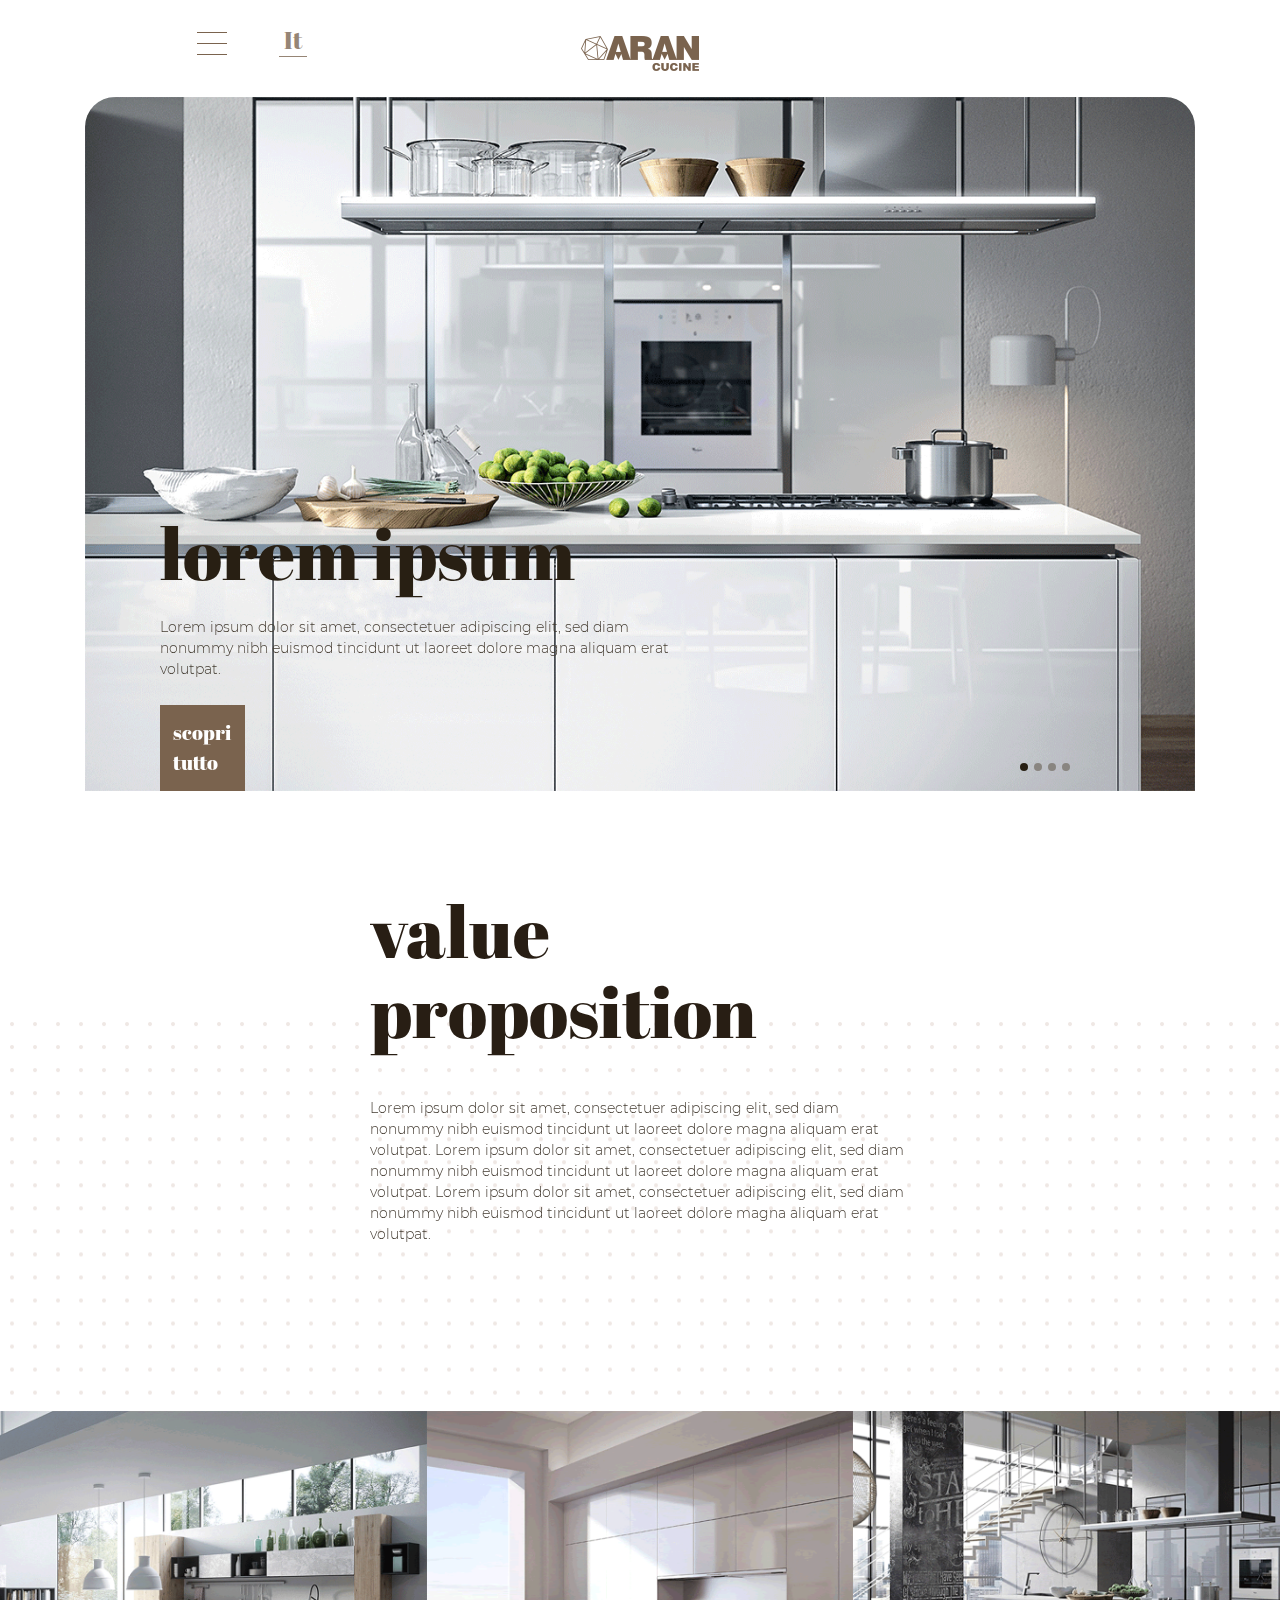
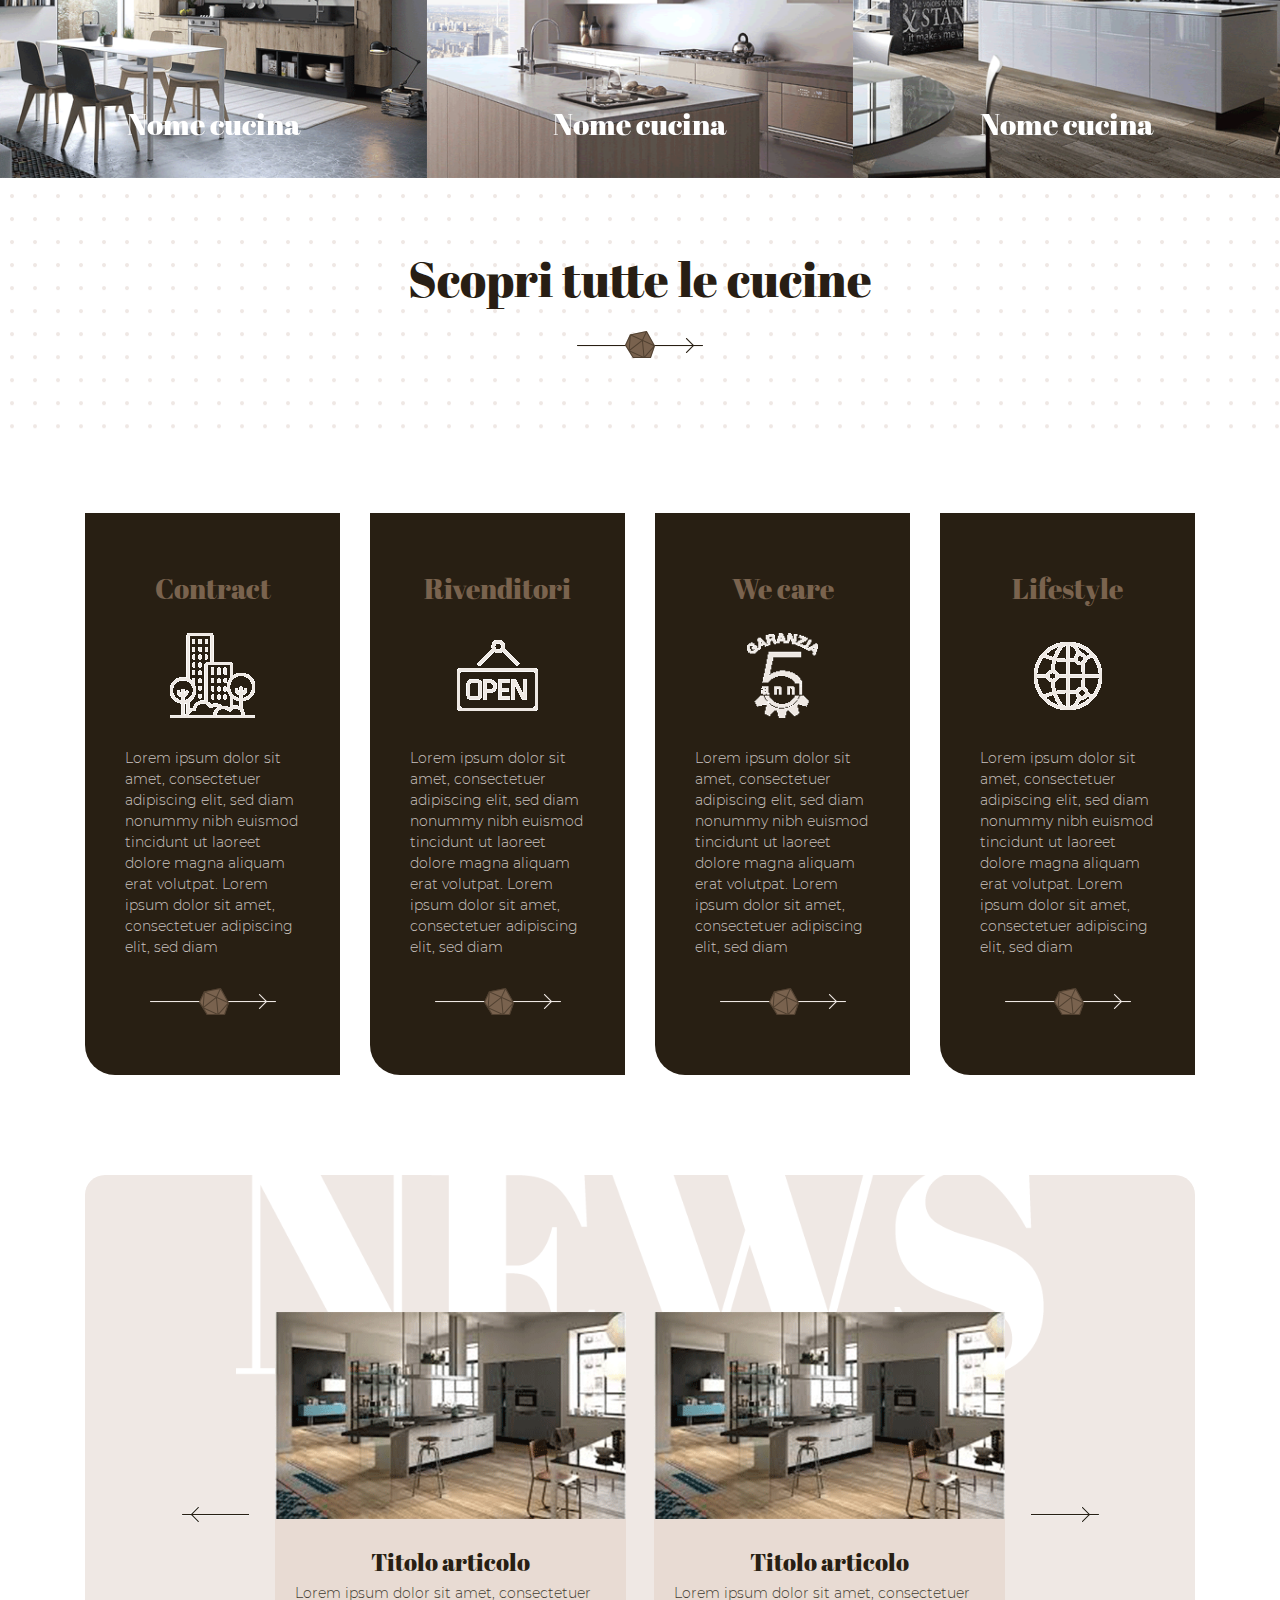
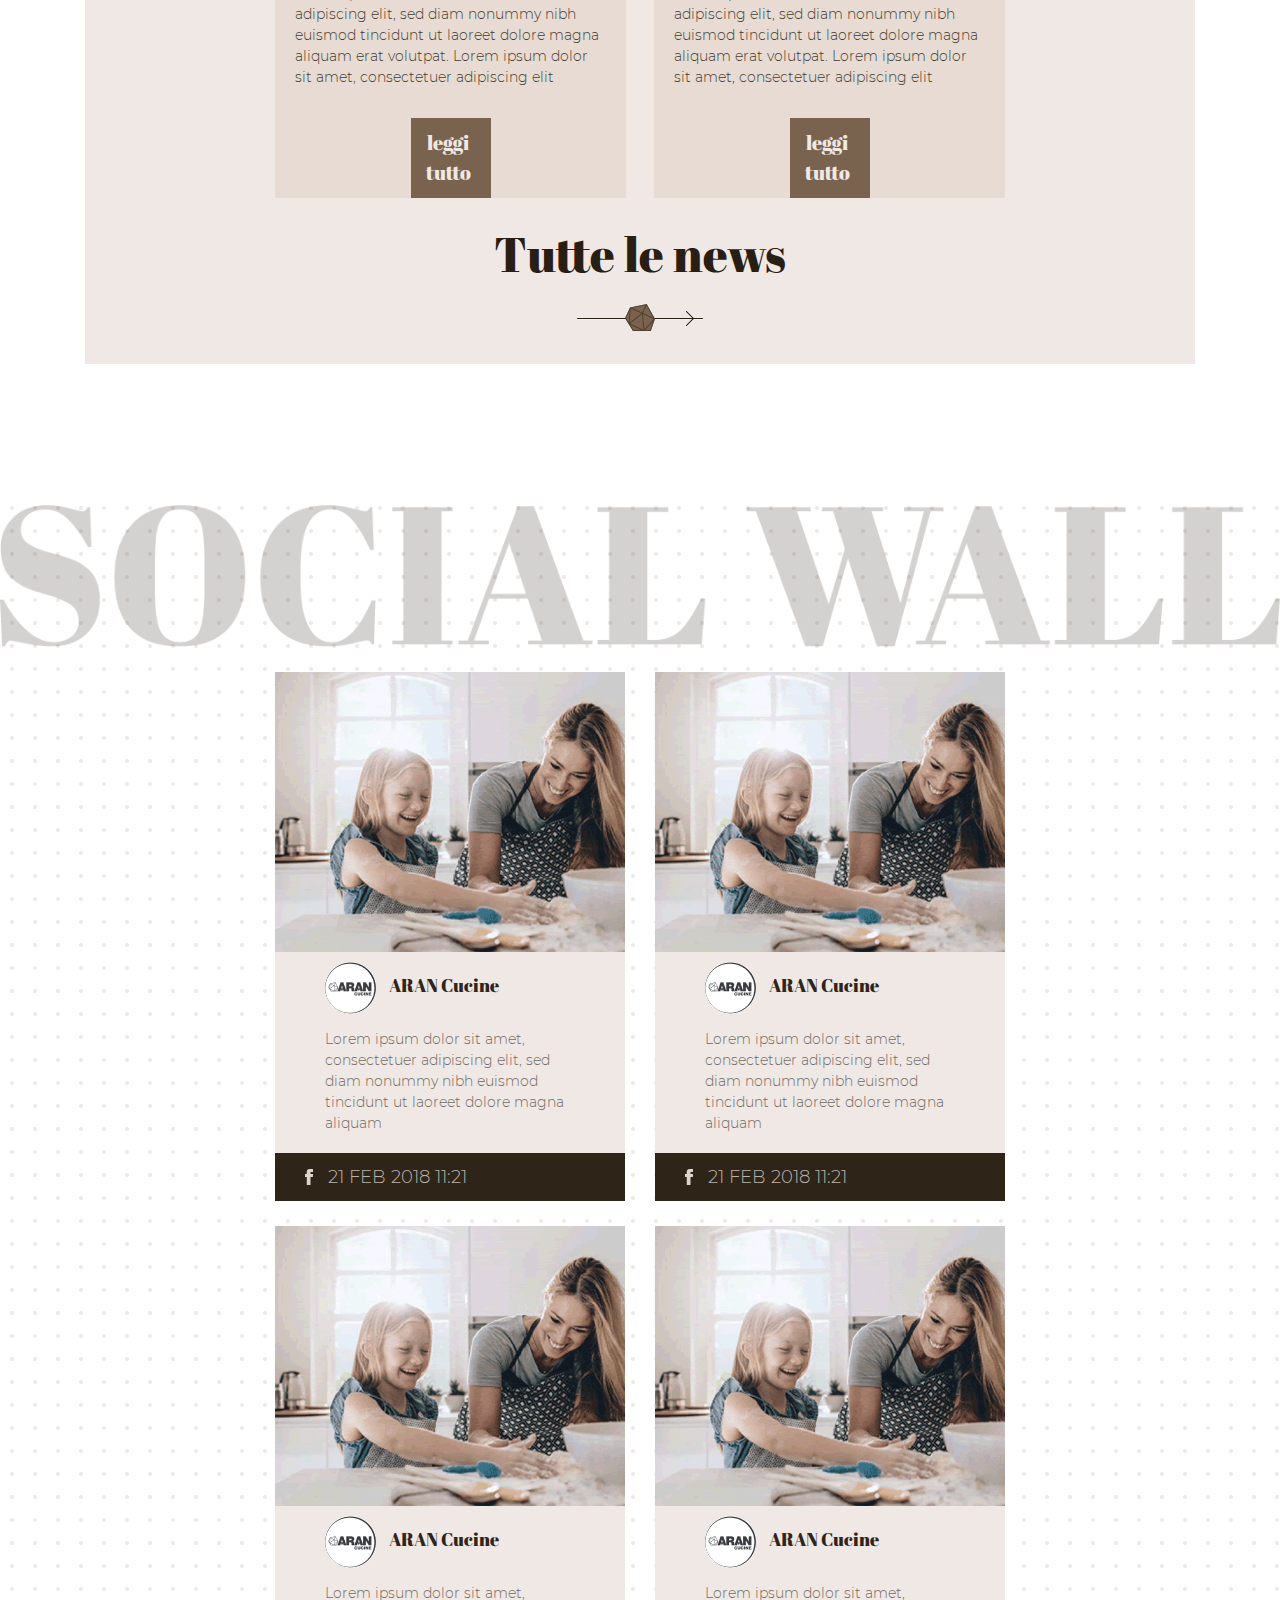
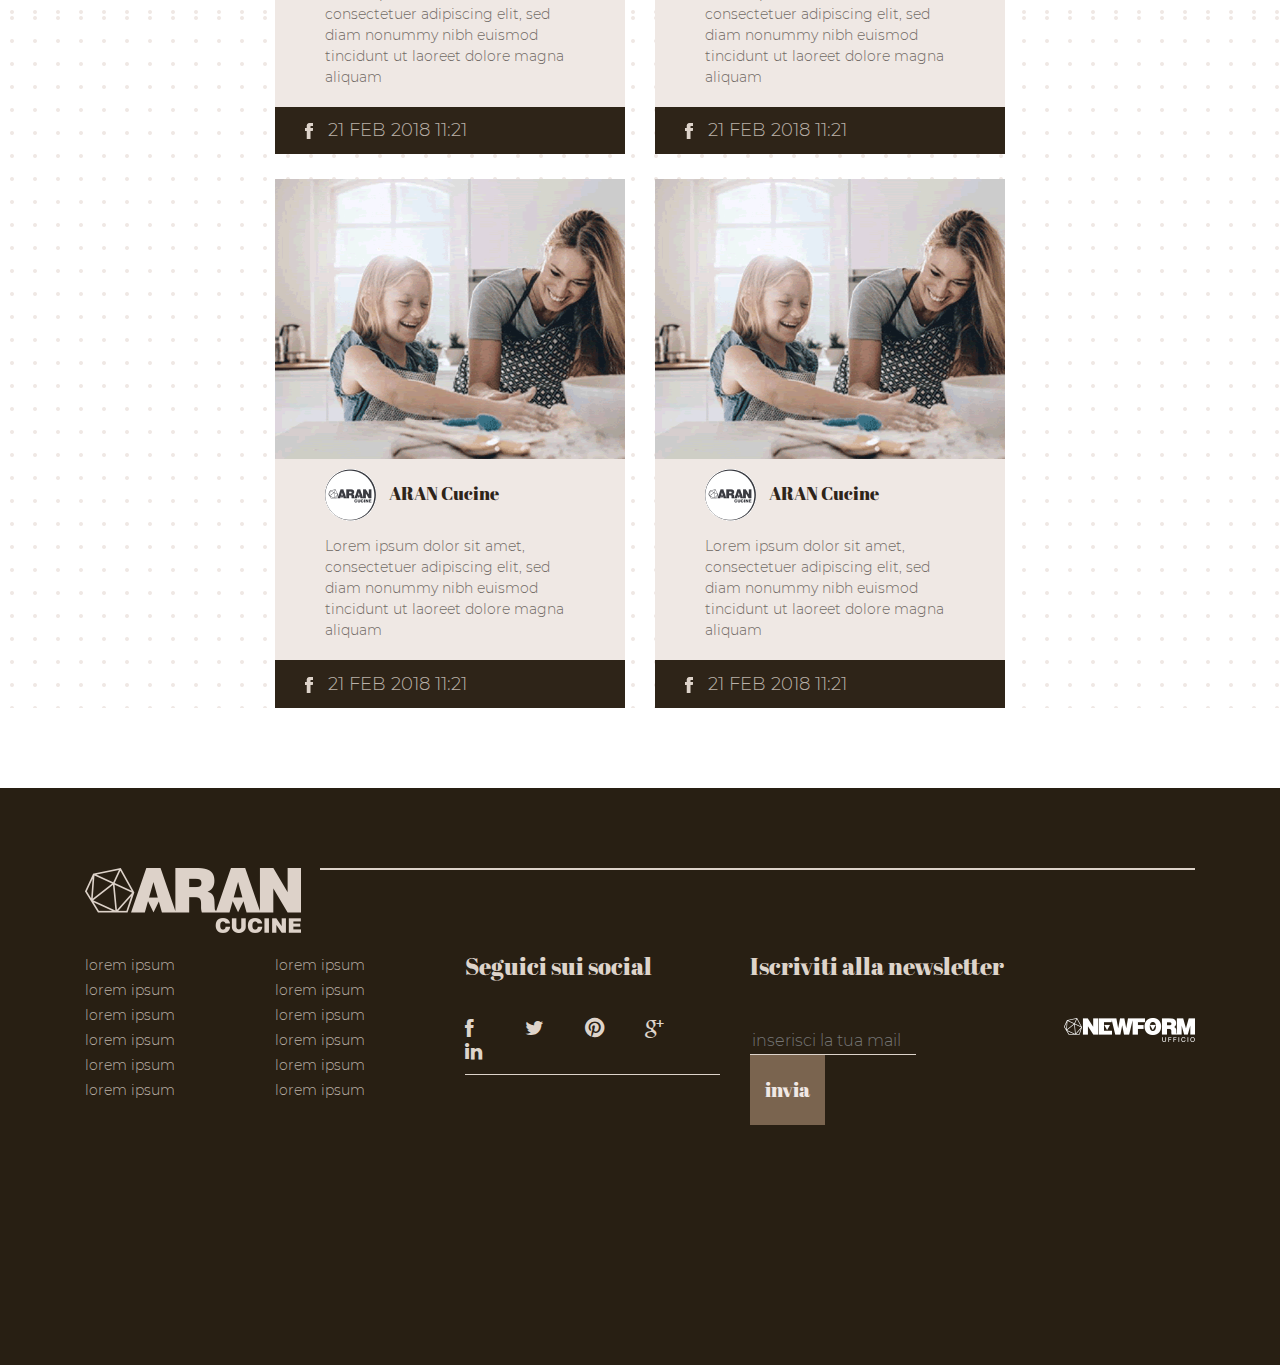
<file: index.html>
<!DOCTYPE html>
<!--
To change this license header, choose License Headers in Project Properties.
To change this template file, choose Tools | Templates
and open the template in the editor.
-->
<html>
    <head>
        <title>TODO supply a title</title>
        <meta charset="UTF-8">
        <meta name="viewport" content="width=device-width, initial-scale=1.0">
        <link href="css/bootstrap.css" rel="stylesheet" type="text/css"/>
        <link href="css/owl.carousel.css" rel="stylesheet" type="text/css"/>
        <link href="css/owl.theme.default.css" rel="stylesheet" type="text/css"/>
        <link href="css/font-awesome.css" rel="stylesheet" type="text/css"/>
        <link href="css/style.css" rel="stylesheet" type="text/css"/>
    </head>
    <body>
        <div class="wrapper">
            <!--start header-->
            <header>
                <div class="container">

                    <div class="navbar navbar-light bg-faded rounded">
                        <button aria-label="Toggle navigation" aria-expanded="true" aria-controls="navbarHeader" data-target="#navbarCollapse" data-toggle="collapse" type="button" class="navbar-toggler">
                            <!--<span class="navbar-toggler-icon"></span>-->
                            <img src="images/line.png" alt=""/>
                        </button>
                        <div class="collapse navbar-collapse" id="navbarCollapse">
                            <ul class="navbar-nav mr-auto">
                                <li class="nav-item active">
                                    <a class="nav-link" href="#">Home <span class="sr-only">(current)</span></a>
                                </li>
                                <li class="nav-item">
                                    <a class="nav-link" href="#">Link</a>
                                </li>
                                <li class="nav-item">
                                    <a class="nav-link " href="#">Disabled</a>
                                </li>
                                <li class="nav-item">
                                    <a class="nav-link " href="#">Disabled</a>
                                </li>
                                <li class="nav-item">
                                    <a class="nav-link " href="#">Disabled</a>
                                </li>
                                <li class="nav-item">
                                    <a class="nav-link " href="#">Disabled</a>
                                </li>
                            </ul>
                        </div>
                    </div>
                    <div class="dropdown dr-language">
                        <button class="btn btn-secondary dropdown-toggle" type="button" id="dropdownMenuButton" data-toggle="dropdown" aria-haspopup="true" aria-expanded="false">
                            <span>It</span>
                        </button>
                        <div class="dropdown-menu" aria-labelledby="dropdownMenuButton">
                            <a class="dropdown-item" href="#">It</a>
                            <a class="dropdown-item" href="#">En</a>
                            <a class="dropdown-item" href="#">Au</a>
                        </div>
                    </div>
                    <div class="logo text-center">
                        <a href="">
                            <img src="images/logo.png" alt=""/>
                        </a>
                    </div>
                </div>
            </header>
            <!--end header-->
            <!--start slideshow-->
            <section id="slideshow">
                <div class="container">
                    <div id="carouselExampleIndicators" class="carousel slide" data-ride="carousel" data-interval="false">
                        <ol class="carousel-indicators">
                            <li data-target="#carouselExampleIndicators" data-slide-to="0" class="active"></li>
                            <li data-target="#carouselExampleIndicators" data-slide-to="1"></li>
                            <li data-target="#carouselExampleIndicators" data-slide-to="2"></li>
                            <li data-target="#carouselExampleIndicators" data-slide-to="3"></li>
                        </ol>
                        <div class="carousel-inner" role="listbox">
                            <div class="carousel-item active">
                                <img src="images/slider1.gif" alt=""/>
                                <div class="carousel-caption col-md-6 text-left">
                                    <h3 class="ftabril">lorem ipsum</h3>
                                    <p>Lorem ipsum dolor sit amet, consectetuer adipiscing elit, sed diam nonummy nibh euismod tincidunt ut laoreet dolore magna aliquam erat volutpat. </p>
                                    <a class="ftabril abox" href="">scopri
                                        tutto</a>
                                </div>
                            </div>
                            <div class="carousel-item">
                                <img src="images/slider1.gif" alt=""/>
                                <div class="carousel-caption col-md-6 text-left">
                                    <h3 class="ftabril">lorem ipsum</h3>
                                    <p>Lorem ipsum dolor sit amet, consectetuer adipiscing elit, sed diam nonummy nibh euismod tincidunt ut laoreet dolore magna aliquam erat volutpat. </p>
                                    <a class="ftabril abox" href="">scopri
                                        tutto</a>
                                </div>
                            </div>
                            <div class="carousel-item">
                                <img src="images/slider1.gif" alt=""/>
                                <div class="carousel-caption col-md-6 text-left">
                                    <h3 class="ftabril">lorem ipsum</h3>
                                    <p>Lorem ipsum dolor sit amet, consectetuer adipiscing elit, sed diam nonummy nibh euismod tincidunt ut laoreet dolore magna aliquam erat volutpat. </p>
                                    <a class="ftabril abox" href="">scopri
                                        tutto</a>
                                </div>
                            </div>
                            <div class="carousel-item">
                                <img src="images/slider1.gif" alt=""/>
                                <div class="carousel-caption col-md-6 text-left">
                                    <h3 class="ftabril">lorem ipsum</h3>
                                    <p>Lorem ipsum dolor sit amet, consectetuer adipiscing elit, sed diam nonummy nibh euismod tincidunt ut laoreet dolore magna aliquam erat volutpat. </p>
                                    <a class="ftabril abox" href="">scopri
                                        tutto</a>
                                </div>
                            </div>
                        </div>
                    </div>
                </div>
            </section>
            <!--end slideshow-->
            <section id="about">
                <div class="container">
                    <div class="row justify-content-md-center">
                        <div class="col-12 col-sm-11 col-md-10 col-lg-8 col-xl-6">
                            <h1 class="ftabril">value proposition</h1>
                            <p>Lorem ipsum dolor sit amet, consectetuer adipiscing elit, sed diam nonummy nibh euismod tincidunt ut laoreet dolore magna aliquam erat volutpat. Lorem ipsum dolor sit amet, consectetuer adipiscing elit, sed diam nonummy nibh euismod tincidunt ut laoreet dolore magna aliquam erat volutpat. Lorem ipsum dolor sit amet, consectetuer adipiscing elit, sed diam nonummy nibh euismod tincidunt ut laoreet dolore magna aliquam erat volutpat. </p>
                        </div>
                    </div>
                </div>
            </section>
            <section class="element-full">
                <div class="container-fluid">
                    <div class="row">
                        <div class="col-md-4 box-element">
                            <img src="images/value-1.gif" alt=""/>
                            <div class="box-hover">
                                <div class="row justify-content-center">
                                    <div class="col-12 col-sm-8 col-md-11 col-lg-11 col-xl-7">
                                        <h3 class="ftabril">Nome cucina</h3>
                                        <div class="box-hover-ct">
                                            Lorem ipsum dolor sit amet,
                                            consectetuer adipiscing elit,
                                            sed diam nonummy nibh euismod tincidunt ut laoreet dolore magna aliquam erat volutpat.
                                            Lorem ipsum dolor sit amet,
                                            consectetuer adipiscing elit, 
                                            sed diam nonummy nibh euismod tincidunt ut laoreet dolor
                                        </div>
                                        <div class="text-center">
                                            <a class="abox" href="">scopri
                                                tutto</a>
                                        </div>
                                    </div>
                                </div>
                            </div>
                            <div class="box-bottom">
                                <h3 class="ftabril">Nome cucina</h3>
                            </div>
                        </div>
                        <div class="col-md-4 box-element">
                            <img src="images/value-2.gif" alt=""/>
                            <div class="box-hover">
                                <div class="row justify-content-center">
                                    <div class="col-12 col-sm-8 col-md-11 col-lg-11 col-xl-7">
                                        <h3 class="ftabril">Nome cucina</h3>
                                        <div class="box-hover-ct">
                                            Lorem ipsum dolor sit amet,
                                            consectetuer adipiscing elit,
                                            sed diam nonummy nibh euismod tincidunt ut laoreet dolore magna aliquam erat volutpat.
                                            Lorem ipsum dolor sit amet,
                                            consectetuer adipiscing elit, 
                                            sed diam nonummy nibh euismod tincidunt ut laoreet dolor
                                        </div>
                                        <div class="text-center">
                                            <a class="abox" href="">scopri
                                                tutto</a>
                                        </div>
                                    </div>
                                </div>
                            </div>
                            <div class="box-bottom">
                                <h3 class="ftabril">Nome cucina</h3>
                            </div>
                        </div>
                        <div class="col-md-4 box-element">
                            <img src="images/value-3.gif" alt=""/>
                            <div class="box-hover">
                                <div class="row justify-content-center">
                                    <div class="col-12 col-sm-8 col-md-11 col-lg-11 col-xl-7">
                                        <h3 class="ftabril">Nome cucina</h3>
                                        <div class="box-hover-ct">
                                            Lorem ipsum dolor sit amet,
                                            consectetuer adipiscing elit,
                                            sed diam nonummy nibh euismod tincidunt ut laoreet dolore magna aliquam erat volutpat.
                                            Lorem ipsum dolor sit amet,
                                            consectetuer adipiscing elit, 
                                            sed diam nonummy nibh euismod tincidunt ut laoreet dolor
                                        </div>
                                        <div class="text-center">
                                            <a class="abox" href="">scopri
                                                tutto</a>
                                        </div>
                                    </div>
                                </div>
                            </div>
                            <div class="box-bottom">
                                <h3 class="ftabril">Nome cucina</h3>
                            </div>
                        </div>
                    </div>
                </div>
            </section>
            <section class="section-content">
                <div class="hd-title text-center">
                    <h3 class="ftabril">Scopri tutte le cucine</h3>
                    <img src="images/arrow.png" alt=""/>
                </div>
                <div class="container">
                    <div class="row">
                        <div class="col-md-6 col-lg-6 col-xl-3">
                            <div class=" box-elem">
                                <h3 class="ftabril text-center">Contract</h3>
                                <div class="text-center">
                                    <img src="images/contract.png" alt=""/>
                                </div>
                                <p>Lorem ipsum dolor sit amet, consectetuer adipiscing elit, sed diam nonummy nibh euismod tincidunt ut laoreet dolore magna aliquam erat volutpat. Lorem ipsum dolor sit amet, consectetuer adipiscing elit, sed diam</p>
                                <a class="text-center" href="">
                                    <img src="images/arrow2.png" alt=""/>  
                                </a>
                            </div>
                        </div>
                        <div class="hidden-sm marbt30" ></div>
                        <div class="col-md-6 col-lg-6 col-xl-3">
                            <div class=" box-elem">
                                <h3 class="ftabril text-center">Rivenditori</h3>
                                <div class="text-center">
                                    <img src="images/rivenditori.png" alt=""/>
                                </div>
                                <p>Lorem ipsum dolor sit amet, consectetuer adipiscing elit, sed diam nonummy nibh euismod tincidunt ut laoreet dolore magna aliquam erat volutpat. Lorem ipsum dolor sit amet, consectetuer adipiscing elit, sed diam</p>
                                <a class="text-center" href="">
                                    <img src="images/arrow2.png" alt=""/>  
                                </a>
                            </div>
                        </div>
                        <div class="hidden-md marbt30" ></div>
                        <div class="col-md-6 col-lg-6 col-xl-3">
                            <div class=" box-elem">
                                <h3 class="ftabril text-center">We care</h3>
                                <div class="text-center">
                                    <img src="images/care.png" alt=""/>
                                </div>
                                <p>Lorem ipsum dolor sit amet, consectetuer adipiscing elit, sed diam nonummy nibh euismod tincidunt ut laoreet dolore magna aliquam erat volutpat. Lorem ipsum dolor sit amet, consectetuer adipiscing elit, sed diam</p>
                                <a class="text-center" href="">
                                    <img src="images/arrow2.png" alt=""/>  
                                </a>
                            </div>
                        </div>
                        <div class="hidden-sm marbt30" ></div>
                        <div class="col-md-6 col-lg-6 col-xl-3">
                            <div class=" box-elem">
                                <h3 class="ftabril text-center">Lifestyle</h3>
                                <div class="text-center">
                                    <img src="images/lifestyle.png" alt=""/>
                                </div>
                                <p>Lorem ipsum dolor sit amet, consectetuer adipiscing elit, sed diam nonummy nibh euismod tincidunt ut laoreet dolore magna aliquam erat volutpat. Lorem ipsum dolor sit amet, consectetuer adipiscing elit, sed diam</p>
                                <a class="text-center" href="">
                                    <img src="images/arrow2.png" alt=""/>  
                                </a>
                            </div>
                        </div>
                        <div class="hidden-md marbt30" ></div>
                    </div>
                </div>
            </section>
            <section id="news">
                <div class="container">
                    <div class="inner">
                        <span class="bg-news">News</span>
                        <div class="row justify-content-center">
                            <div class="col-12 col-sm-8 col-md-10 col-lg-8">
                                <div class="slider-news fadeOut owl-carousel owl-theme">
                                    <div class="item">
                                        <a href="#">
                                            <img src="images/news1.png" alt=""/>
                                        </a>
                                        <div class="box-news">
                                            <h4 class="ftabril text-center"><a href="#">Titolo articolo</a></h4>
                                            <p>Lorem ipsum dolor sit amet, consectetuer adipiscing elit, sed diam nonummy nibh euismod tincidunt ut laoreet dolore magna aliquam erat volutpat. Lorem ipsum dolor sit amet, consectetuer adipiscing elit </p>
                                            <div class="box-link text-center">
                                                <a class="abox" href="#">leggi tutto</a>
                                            </div>
                                        </div>
                                    </div>
                                    <div class="item">
                                        <a href="#">
                                            <img src="images/news1.png" alt=""/>
                                        </a>
                                        <div class="box-news">
                                            <h4 class="ftabril text-center"><a href="#">Titolo articolo</a></h4>
                                            <p>Lorem ipsum dolor sit amet, consectetuer adipiscing elit, sed diam nonummy nibh euismod tincidunt ut laoreet dolore magna aliquam erat volutpat. Lorem ipsum dolor sit amet, consectetuer adipiscing elit </p>
                                            <div class="box-link text-center">
                                                <a class="abox" href="#">leggi tutto</a>
                                            </div>
                                        </div>
                                    </div>	
                                    <div class="item">
                                        <a href="#">
                                            <img src="images/news1.png" alt=""/>
                                        </a>
                                        <div class="box-news">
                                            <h4 class="ftabril text-center"><a href="#">Titolo articolo</a></h4>
                                            <p>Lorem ipsum dolor sit amet, consectetuer adipiscing elit, sed diam nonummy nibh euismod tincidunt ut laoreet dolore magna aliquam erat volutpat. Lorem ipsum dolor sit amet, consectetuer adipiscing elit </p>
                                            <div class="box-link text-center">
                                                <a class="abox" href="#">leggi tutto</a>
                                            </div>
                                        </div>
                                    </div>		
                                </div>
                            </div>
                            <div class="col-12 text-center box-news-bt">
                                <h1 class="ftabril ft48">Tutte le news</h1>
                                <a href="">
                                    <img src="images/arrow.png" alt=""/>  
                                </a>
                            </div>
                        </div>
                    </div>
                </div>
            </section>
            <section class="social-content">
                <span class="bg-social">SOCIAL WALL</span>
                <div class="container">
                    <div class="inner">
                        <div class="row justify-content-center">
                            <div class="col-12 col-sm-8 col-md-11 col-lg-8">
                                <div class="row">
                                    <div class="col-md-6">
                                        <img src="images/social.gif" alt=""/>
                                        <div class="box-social">
                                            <h5>
                                                <a href="">
                                                    <img src="images/social-thumb.gif" alt=""/>
                                                    ARAN Cucine
                                                </a>
                                            </h5>
                                            <p>
                                                Lorem ipsum dolor sit amet, consectetuer adipiscing elit, sed diam nonummy nibh euismod tincidunt ut laoreet dolore magna aliquam
                                            </p>
                                        </div>
                                        <div class="box-social-ft">
                                            <img src="images/fb.png" alt=""/>
                                            <span class="box-date">
                                                21 FEB 2018 11:21
                                            </span>
                                        </div>
                                    </div>
                                    <div class="col-md-6">
                                        <img src="images/social.gif" alt=""/>
                                        <div class="box-social">
                                            <h5>
                                                <a href="">
                                                    <img src="images/social-thumb.gif" alt=""/>
                                                    ARAN Cucine
                                                </a>
                                            </h5>
                                            <p>
                                                Lorem ipsum dolor sit amet, consectetuer adipiscing elit, sed diam nonummy nibh euismod tincidunt ut laoreet dolore magna aliquam
                                            </p>
                                        </div>
                                        <div class="box-social-ft">
                                            <img src="images/fb.png" alt=""/>
                                            <span class="box-date">
                                                21 FEB 2018 11:21
                                            </span>
                                        </div>
                                    </div>
                                    <div class="col-md-6">
                                        <img src="images/social.gif" alt=""/>
                                        <div class="box-social">
                                            <h5>
                                                <a href="">
                                                    <img src="images/social-thumb.gif" alt=""/>
                                                    ARAN Cucine
                                                </a>
                                            </h5>
                                            <p>
                                                Lorem ipsum dolor sit amet, consectetuer adipiscing elit, sed diam nonummy nibh euismod tincidunt ut laoreet dolore magna aliquam
                                            </p>
                                        </div>
                                        <div class="box-social-ft">
                                            <img src="images/fb.png" alt=""/>
                                            <span class="box-date">
                                                21 FEB 2018 11:21
                                            </span>
                                        </div>
                                    </div>
                                    <div class="col-md-6">
                                        <img src="images/social.gif" alt=""/>
                                        <div class="box-social">
                                            <h5>
                                                <a href="">
                                                    <img src="images/social-thumb.gif" alt=""/>
                                                    ARAN Cucine
                                                </a>
                                            </h5>
                                            <p>
                                                Lorem ipsum dolor sit amet, consectetuer adipiscing elit, sed diam nonummy nibh euismod tincidunt ut laoreet dolore magna aliquam
                                            </p>
                                        </div>
                                        <div class="box-social-ft">
                                            <img src="images/fb.png" alt=""/>
                                            <span class="box-date">
                                                21 FEB 2018 11:21
                                            </span>
                                        </div>
                                    </div>
                                    <div class="col-md-6">
                                        <img src="images/social.gif" alt=""/>
                                        <div class="box-social">
                                            <h5>
                                                <a href="">
                                                    <img src="images/social-thumb.gif" alt=""/>
                                                    ARAN Cucine
                                                </a>
                                            </h5>
                                            <p>
                                                Lorem ipsum dolor sit amet, consectetuer adipiscing elit, sed diam nonummy nibh euismod tincidunt ut laoreet dolore magna aliquam
                                            </p>
                                        </div>
                                        <div class="box-social-ft">
                                            <img src="images/fb.png" alt=""/>
                                            <span class="box-date">
                                                21 FEB 2018 11:21
                                            </span>
                                        </div>
                                    </div>
                                    <div class="col-md-6">
                                        <img src="images/social.gif" alt=""/>
                                        <div class="box-social">
                                            <h5>
                                                <a href="">
                                                    <img src="images/social-thumb.gif" alt=""/>
                                                    ARAN Cucine
                                                </a>
                                            </h5>
                                            <p>
                                                Lorem ipsum dolor sit amet, consectetuer adipiscing elit, sed diam nonummy nibh euismod tincidunt ut laoreet dolore magna aliquam
                                            </p>
                                        </div>
                                        <div class="box-social-ft">
                                            <img src="images/fb.png" alt=""/>
                                            <span class="box-date">
                                                21 FEB 2018 11:21
                                            </span>
                                        </div>
                                    </div>
                                </div>
                            </div>
                        </div>
                    </div>
                </div>
            </section>
            <footer>
                <div class="container">
                    <div class="logo" >
                        <img src="images/logo-lager.png" alt=""/>
                    </div>
                    <div class="box-footer">
                        <div class="row">
                            <div class="col-md-6 col-lg-4">
                                <div class="row">
                                    <div class="col-6">
                                        <ul class="nav flex-column">
                                            <li class="nav-item">
                                                <a class="nav-link" href="#">lorem ipsum</a>
                                            </li>
                                            <li class="nav-item">
                                                <a class="nav-link" href="#">lorem ipsum</a>
                                            </li>
                                            <li class="nav-item">
                                                <a class="nav-link" href="#">lorem ipsum</a>
                                            </li>
                                            <li class="nav-item">
                                                <a class="nav-link" href="#">lorem ipsum</a>
                                            </li>
                                            <li class="nav-item">
                                                <a class="nav-link" href="#">lorem ipsum</a>
                                            </li>
                                            <li class="nav-item">
                                                <a class="nav-link" href="#">lorem ipsum</a>
                                            </li>
                                        </ul>
                                    </div>
                                    <div class="col-6">
                                        <ul class="nav flex-column">
                                            <li class="nav-item">
                                                <a class="nav-link" href="#">lorem ipsum</a>
                                            </li>
                                            <li class="nav-item">
                                                <a class="nav-link" href="#">lorem ipsum</a>
                                            </li>
                                            <li class="nav-item">
                                                <a class="nav-link" href="#">lorem ipsum</a>
                                            </li>
                                            <li class="nav-item">
                                                <a class="nav-link" href="#">lorem ipsum</a>
                                            </li>
                                            <li class="nav-item">
                                                <a class="nav-link" href="#">lorem ipsum</a>
                                            </li>
                                            <li class="nav-item">
                                                <a class="nav-link" href="#">lorem ipsum</a>
                                            </li>
                                        </ul>
                                    </div>
                                </div>
                            </div>
                           <div class="col-md-6 col-lg-3">
                                <div class="ft-social-title">
                                    <h4 class="ftabril">Seguici sui social</h4>
                                </div>
                                <div class="box-social">
                                    <a href="">
                                        <i class="icon-facebook"></i>
                                    </a>
                                    <a href="">
                                        <i class="icon-twitter"></i>
                                    </a>
                                    <a href="">
                                        <i class="fab fa-pinterest"></i>
                                    </a>
                                    <a href="">
                                        <i class="icon-google-plus"></i>
                                    </a>
                                    <a href="">
                                        <i class="icon-linkedin"></i>
                                    </a>
                                </div>
                            </div>
                            <div class="col-md-6 col-lg-3">
                                <h4 class="ftabril">Iscriviti alla newsletter</h4>
                                <div class="form-subscribe">
                                    <form>
                                        <input type="text" placeholder="inserisci la tua mail"/>
                                        <button>invia</button>
                                    </form>
                                </div>
                            </div>
                            <div class="col-md-6 col-lg-2 text-right">
                                <img src="images/newform.png" alt=""/>
                            </div>    
                        </div>
                    </div>
                </div>
            </footer>
        </div>
        <script src="js/jquery.min.js" type="text/javascript"></script>
        <script src="js/vendor/holder.min.js" type="text/javascript"></script>
        <script src="js/vendor/tether.min.js" type="text/javascript"></script>
        <script src="js/bootstrap.js" type="text/javascript"></script>
        <script src="js/owl.carousel.min.js" type="text/javascript"></script>
        <script src="js/script.js" type="text/javascript"></script>
    </body>
</html>
</file>
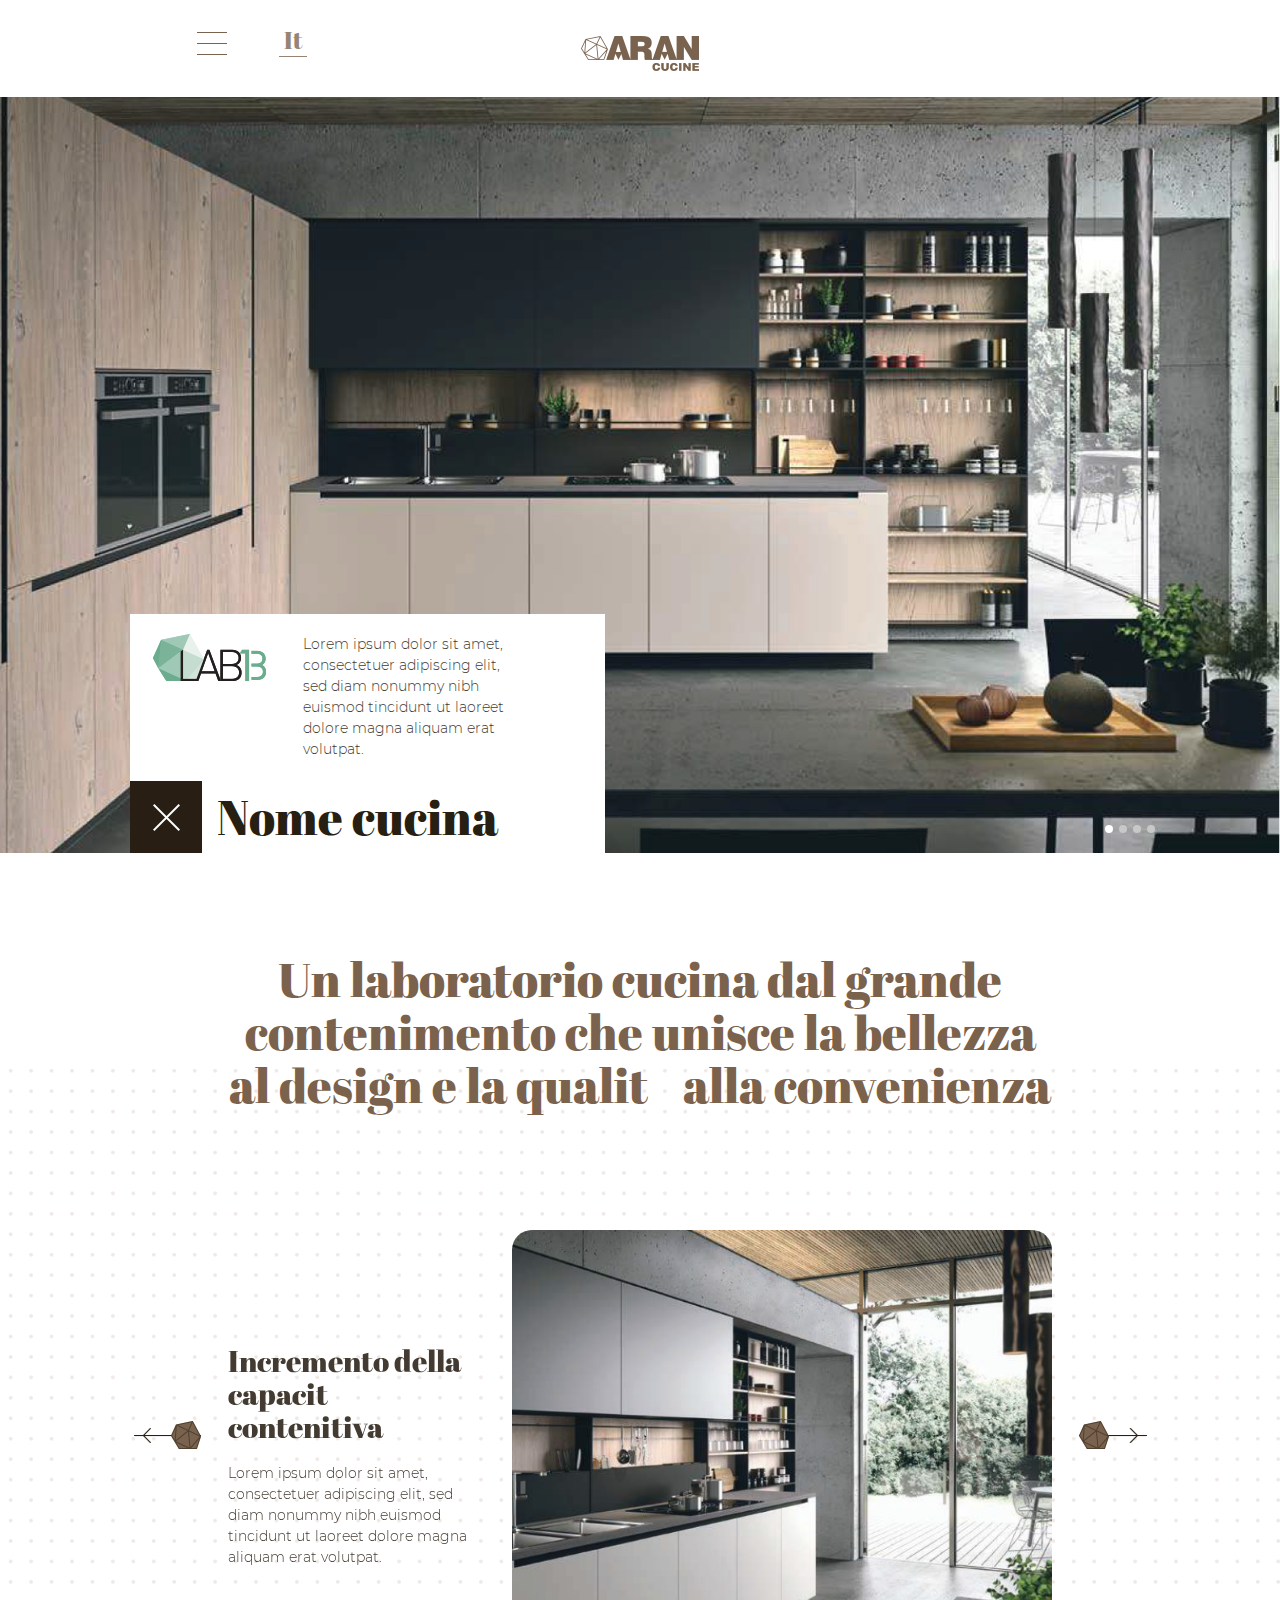
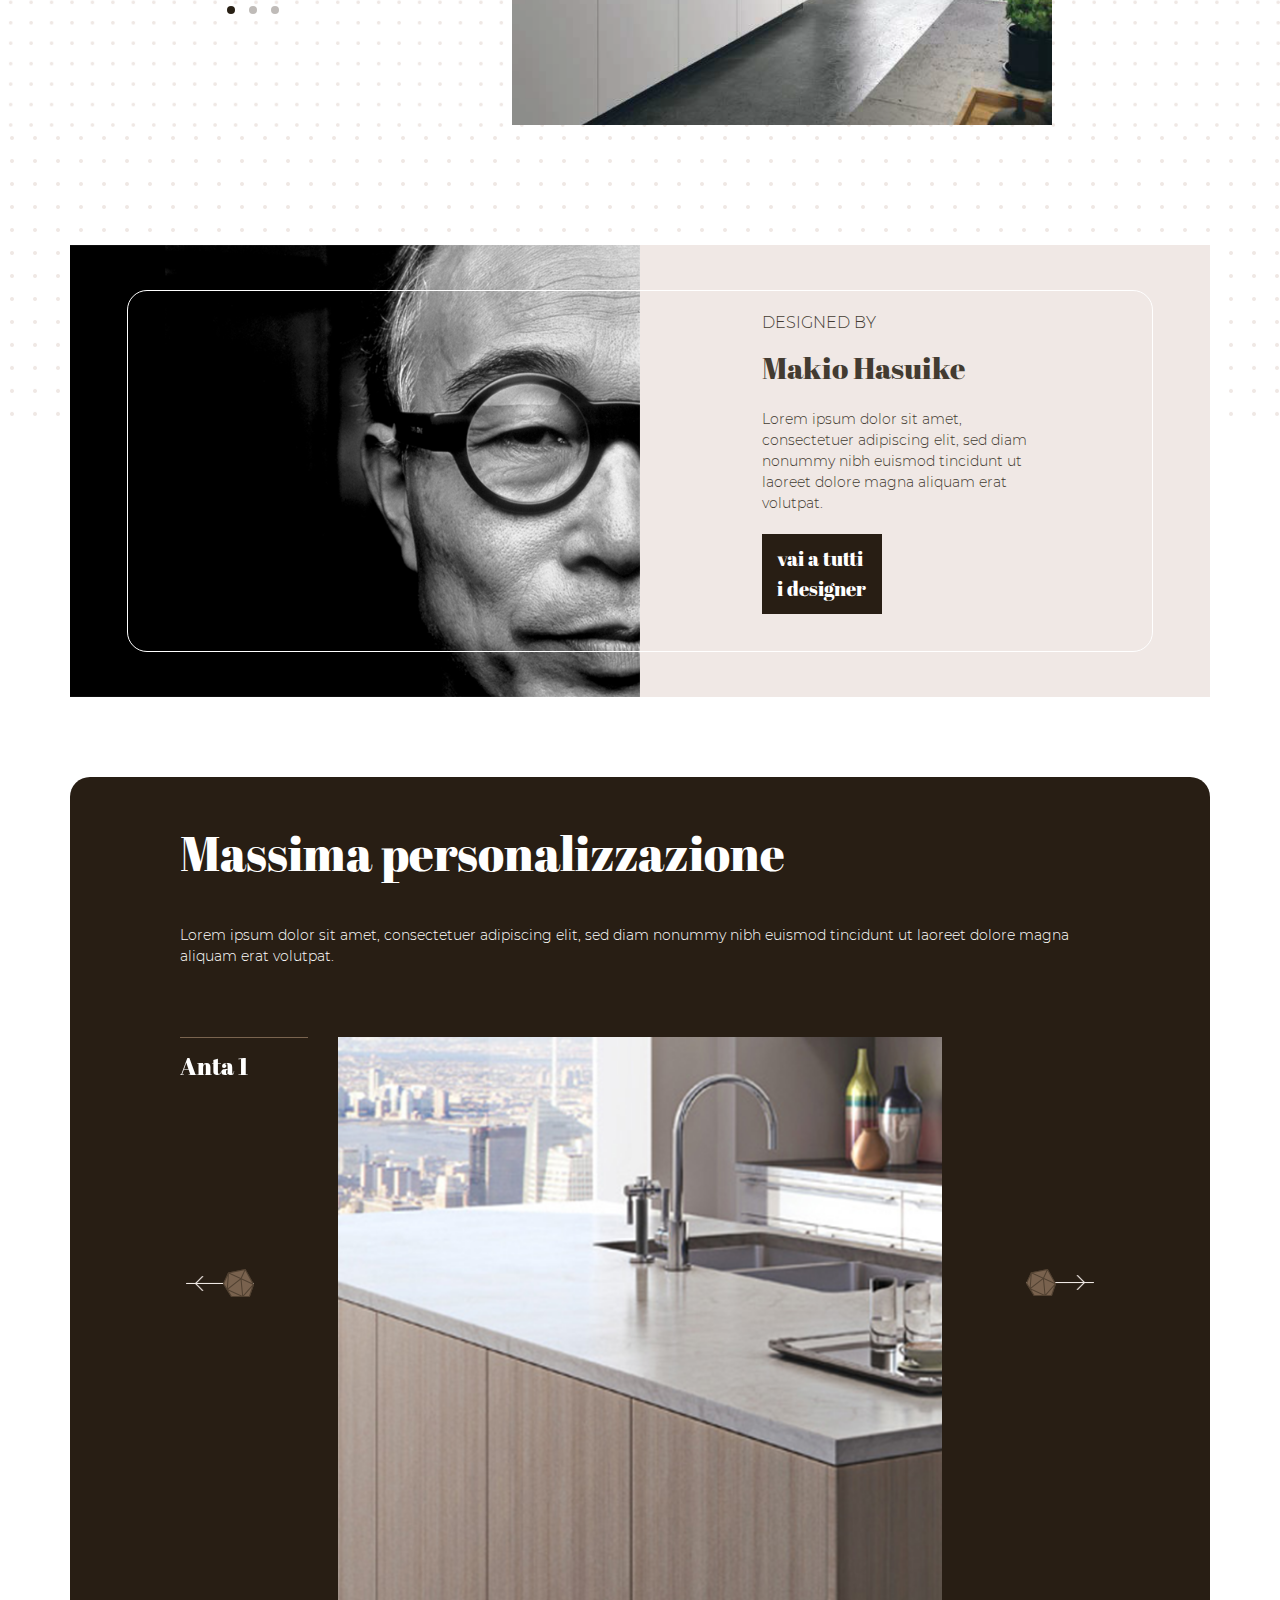
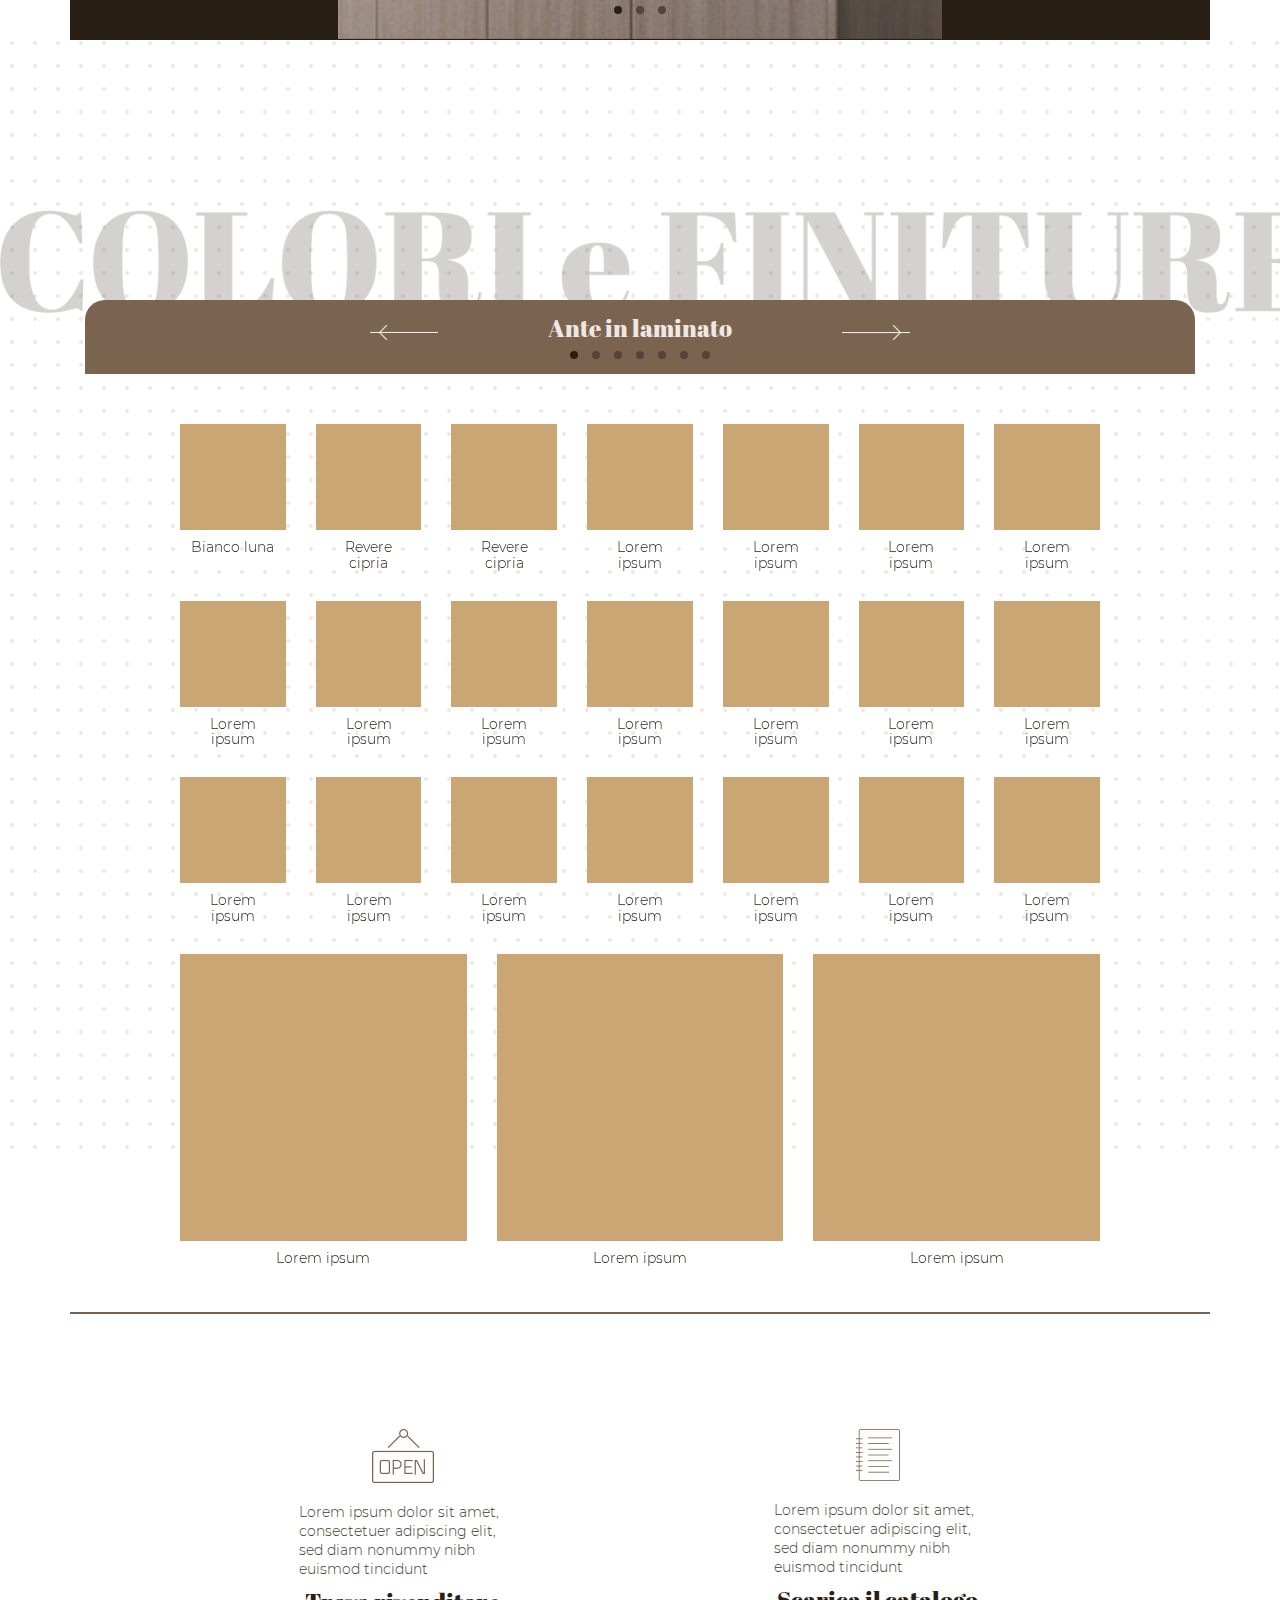
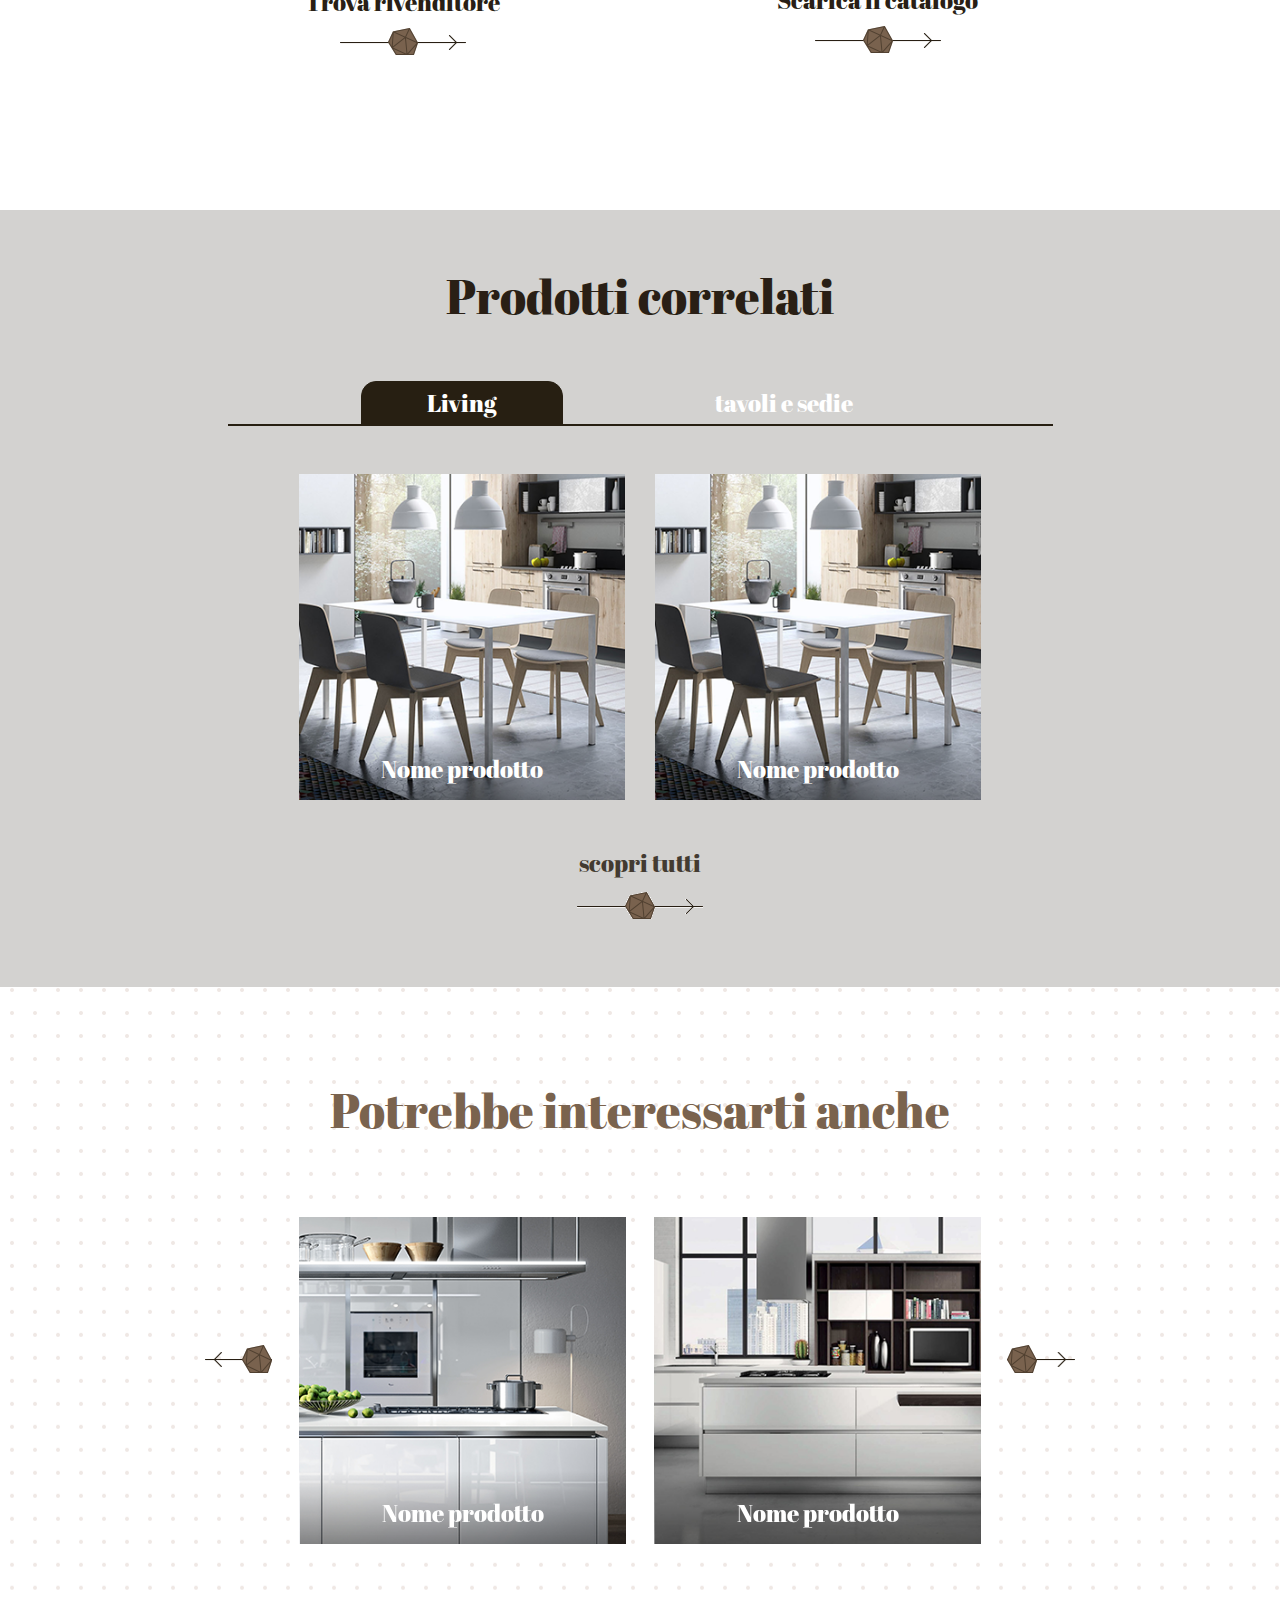
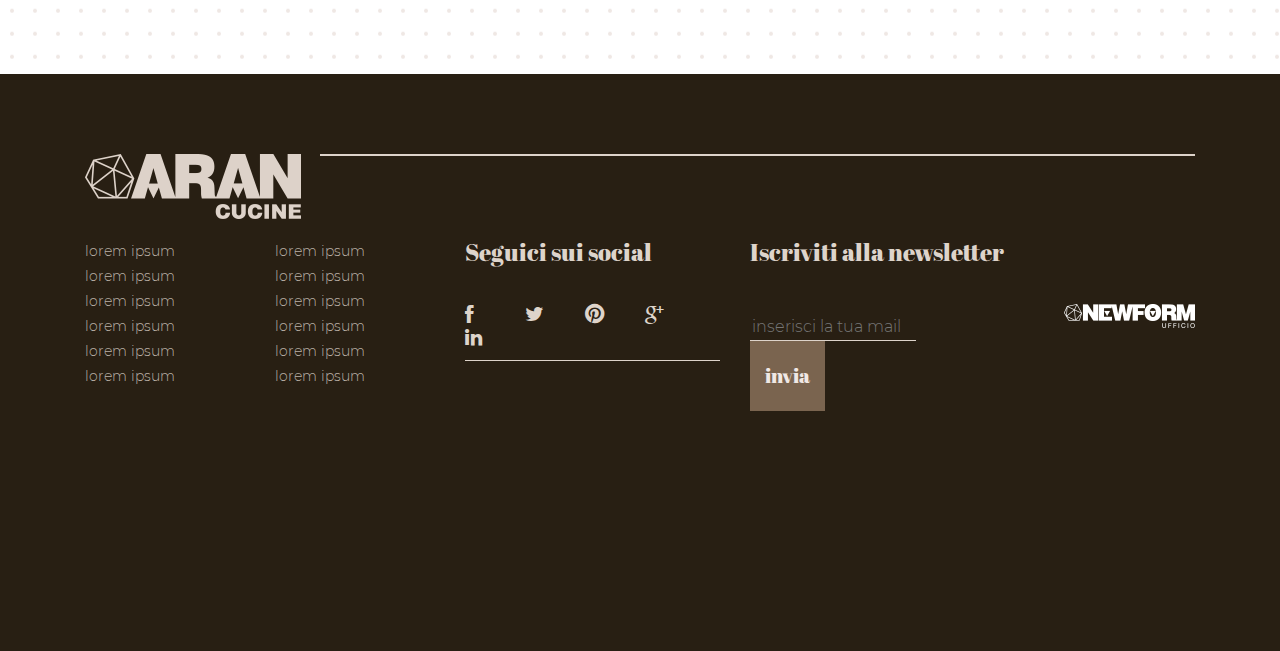
<file: product.html>
<!DOCTYPE html>
<!--
To change this license header, choose License Headers in Project Properties.
To change this template file, choose Tools | Templates
and open the template in the editor.
-->
<html>
    <head>
        <title>Product page</title>
        <meta charset="UTF-8">
        <meta name="viewport" content="width=device-width, initial-scale=1.0">
        <link href="css/bootstrap.css" rel="stylesheet" type="text/css"/>
        <link href="css/owl.carousel.css" rel="stylesheet" type="text/css"/>
        <link href="css/owl.theme.default.css" rel="stylesheet" type="text/css"/>
        <link href="css/font-awesome.css" rel="stylesheet" type="text/css"/>
        <link href="css/style.css" rel="stylesheet" type="text/css"/>
    </head>
    <body>
        <div class="wrapper">
            <!--start header-->
            <header>
                <div class="container">

                    <div class="navbar navbar-light bg-faded rounded">
                        <button aria-label="Toggle navigation" aria-expanded="true" aria-controls="navbarHeader" data-target="#navbarCollapse" data-toggle="collapse" type="button" class="navbar-toggler">
                            <!--<span class="navbar-toggler-icon"></span>-->
                            <img src="images/line.png" alt=""/>
                        </button>
                        <div class="collapse navbar-collapse" id="navbarCollapse">
                            <ul class="navbar-nav mr-auto">
                                <li class="nav-item active">
                                    <a class="nav-link" href="#">Home <span class="sr-only">(current)</span></a>
                                </li>
                                <li class="nav-item">
                                    <a class="nav-link" href="#">Link</a>
                                </li>
                                <li class="nav-item">
                                    <a class="nav-link " href="#">Disabled</a>
                                </li>
                                <li class="nav-item">
                                    <a class="nav-link " href="#">Disabled</a>
                                </li>
                                <li class="nav-item">
                                    <a class="nav-link " href="#">Disabled</a>
                                </li>
                                <li class="nav-item">
                                    <a class="nav-link " href="#">Disabled</a>
                                </li>
                            </ul>
                        </div>
                    </div>
                    <div class="dropdown dr-language">
                        <button class="btn btn-secondary dropdown-toggle" type="button" id="dropdownMenuButton" data-toggle="dropdown" aria-haspopup="true" aria-expanded="false">
                            <span>It</span>
                        </button>
                        <div class="dropdown-menu" aria-labelledby="dropdownMenuButton">
                            <a class="dropdown-item" href="#">It</a>
                            <a class="dropdown-item" href="#">En</a>
                            <a class="dropdown-item" href="#">Au</a>
                        </div>
                    </div>
                    <div class="logo text-center">
                        <a href="">
                            <img src="images/logo.png" alt=""/>
                        </a>
                    </div>
                </div>
            </header>
            <!--end header-->
            <!--start is check product page-->
            <section id="productpage"></section>
            <!--end is check product page-->
            <!--start slideshow-->
            <section id="slideshow">
                <div class="product">
                    <div id="carouselExampleIndicators" class="carousel slide" data-ride="carousel" data-interval="false">
                        <ol class="carousel-indicators">
                            <li data-target="#carouselExampleIndicators" data-slide-to="0" class="active"></li>
                            <li data-target="#carouselExampleIndicators" data-slide-to="1"></li>
                            <li data-target="#carouselExampleIndicators" data-slide-to="2"></li>
                            <li data-target="#carouselExampleIndicators" data-slide-to="3"></li>
                        </ol>
                        <div class="carousel-inner" role="listbox">
                            <div class="carousel-item active">
                                <img src="images/slider2.png" alt=""/>
                                <div class="container">
                                    <div class="carousel-caption col-md-7 col-lg-5 col-xl-5 text-left">
                                        <div class="row">
                                            <div class="col-md-4 col-lg-5 col-xl-4 text-center">
                                                <img src="images/logo1.png" alt=""/>
                                            </div>
                                            <div class="col-md-8 col-lg-7 col-xl-6">
                                                Lorem ipsum dolor sit amet, consectetuer adipiscing elit, sed diam nonummy nibh euismod tincidunt ut laoreet dolore magna aliquam erat volutpat. 
                                            </div>
                                        </div>
                                        <div class="clearfix"></div>
                                        <div class="row">
                                            <a class="tvclose">
                                                <img src="images/close.png" alt=""/>
                                            </a>
                                            <a class="ftabril ft48" href="">
                                                Nome cucina 
                                            </a>    
                                        </div>
                                    </div>
                                </div>
                            </div>
                            <div class="carousel-item">
                                <img src="images/slider2.png" alt=""/>
                                <div class="container">
                                    <div class="carousel-caption col-md-7 col-lg-5 col-xl-5 text-left">
                                        <div class="row">
                                            <div class="col-md-4 col-lg-5 col-xl-4 text-center">
                                                <img src="images/logo1.png" alt=""/>
                                            </div>
                                            <div class="col-md-8 col-lg-7 col-xl-6">
                                                Lorem ipsum dolor sit amet, consectetuer adipiscing elit, sed diam nonummy nibh euismod tincidunt ut laoreet dolore magna aliquam erat volutpat. 
                                            </div>
                                        </div>
                                        <div class="clearfix"></div>
                                        <div class="row">
                                            <a class="tvclose">
                                                <img src="images/close.png" alt=""/>
                                            </a>
                                            <a class="ftabril ft48" href="">
                                                Nome cucina 
                                            </a>    
                                        </div>
                                    </div>
                                </div>
                            </div>
                            <div class="carousel-item">
                                <img src="images/slider2.png" alt=""/>
                                <div class="container">
                                    <div class="carousel-caption col-md-7 col-lg-5 col-xl-5 text-left">
                                        <div class="row">
                                            <div class="col-md-4 col-lg-5 col-xl-4 text-center">
                                                <img src="images/logo1.png" alt=""/>
                                            </div>
                                            <div class="col-md-8 col-lg-7 col-xl-6">
                                                Lorem ipsum dolor sit amet, consectetuer adipiscing elit, sed diam nonummy nibh euismod tincidunt ut laoreet dolore magna aliquam erat volutpat. 
                                            </div>
                                        </div>
                                        <div class="clearfix"></div>
                                        <div class="row">
                                            <a class="tvclose">
                                                <img src="images/close.png" alt=""/>
                                            </a>
                                            <a class="ftabril ft48" href="">
                                                Nome cucina 
                                            </a>    
                                        </div>
                                    </div>
                                </div>
                            </div>
                            <div class="carousel-item">
                                <img src="images/slider2.png" alt=""/>
                                <div class="container">
                                    <div class="carousel-caption col-md-7 col-lg-5 col-xl-5 text-left">
                                        <div class="row">
                                            <div class="col-md-4 col-lg-5 col-xl-4 text-center">
                                                <img src="images/logo1.png" alt=""/>
                                            </div>
                                            <div class="col-md-8 col-lg-7 col-xl-6">
                                                Lorem ipsum dolor sit amet, consectetuer adipiscing elit, sed diam nonummy nibh euismod tincidunt ut laoreet dolore magna aliquam erat volutpat. 
                                            </div>
                                        </div>
                                        <div class="clearfix"></div>
                                        <div class="row">
                                            <a class="tvclose">
                                                <img src="images/close.png" alt=""/>
                                            </a>
                                            <a class="ftabril ft48" href="">
                                                Nome cucina 
                                            </a>    
                                        </div>
                                    </div>
                                </div>
                            </div>
                        </div>
                    </div>
                </div>
            </section>
            <!--end slideshow-->
            <section id="tvdesign-carousel">
                <div class="container">
                    <div class="inner">
                        <div class="row justify-content-md-center text-center">
                            <div class="col-12 col-sm-12 col-md-11 col-lg-10 col-xl-9">
                                <h2 class="ftabril ft48">
                                    Un laboratorio cucina dal grande 
                                    contenimento che unisce la bellezza al design e la qualità alla convenienza 
                                </h2>
                            </div>
                        </div>
                        <div class="news-carousel">
                            <div class="row justify-content-center">
                                <div class="col-12 col-sm-12 col-md-11 col-lg-10 col-xl-9">
                                    <div class="news-design fadeOut owl-carousel owl-theme">
                                        <div class="item">
                                            <div class="row">
                                                <div class="col-12 col-sm-12 col-md-6 col-lg-4 col-xl-4 text-left">
                                                    <div class="box-design-ct">
                                                        <h4 class="ftabril ft30">
                                                            Incremento della
                                                            capacità 
                                                            contenitiva
                                                        </h4>
                                                        <div>
                                                            Lorem ipsum dolor sit amet, consectetuer adipiscing elit, sed diam nonummy nibh euismod tincidunt ut laoreet dolore magna aliquam erat volutpat. 
                                                        </div>
                                                    </div>
                                                </div>
                                                <div class="col-12 col-sm-12 col-md-6 col-lg-8 col-xl-8 text-left">
                                                    <img src="images/slide-new1.png" alt=""/>
                                                </div>
                                            </div>
                                        </div>
                                        <div class="item">
                                            <div class="row">
                                                <div class="col-12 col-sm-12 col-md-6 col-lg-4 col-xl-4 text-left">
                                                    <div class="box-design-ct">
                                                        <h4 class="ftabril ft30">
                                                            Incremento della
                                                            capacità 
                                                            contenitiva
                                                        </h4>
                                                        <div>
                                                            Lorem ipsum dolor sit amet, consectetuer adipiscing elit, sed diam nonummy nibh euismod tincidunt ut laoreet dolore magna aliquam erat volutpat. 
                                                        </div>
                                                    </div>
                                                </div>
                                                <div class="col-12 col-sm-12 col-md-6 col-lg-8 col-xl-8 text-left">
                                                    <img src="images/slide-new1.png" alt=""/>
                                                </div>
                                            </div>
                                        </div>	
                                        <div class="item">
                                            <div class="row">
                                                <div class="col-12 col-sm-12 col-md-6 col-lg-4 col-xl-4 text-left">
                                                    <div class="box-design-ct">
                                                        <h4 class="ftabril ft30">
                                                            Incremento della
                                                            capacità 
                                                            contenitiva
                                                        </h4>
                                                        <div>
                                                            Lorem ipsum dolor sit amet, consectetuer adipiscing elit, sed diam nonummy nibh euismod tincidunt ut laoreet dolore magna aliquam erat volutpat. 
                                                        </div>
                                                    </div>
                                                </div>
                                                <div class="col-12 col-sm-12 col-md-6 col-lg-8 col-xl-8 text-left">
                                                    <img src="images/slide-new1.png" alt=""/>
                                                </div>
                                            </div>
                                        </div>		
                                    </div>
                                </div>
                            </div>
                        </div>
                    </div>
                </div>
            </section>
            <section id="article-design">
                <div class="container">
                    <div class="row">
                        <div class="inner">
                            <div class="row">
                                <div class="col-12 col-md-12 col-lg-6 col-xl-6 pdr0">
                                    <img src="images/design.png" alt=""/>
                                </div>
                                <div class="col-12 col-md-12 col-lg-6 col-xl-6 bgfull pdl0">
                                    <div class="row justify-content-center">
                                        <div class="col-10 col-sm-10 col-md-7">
                                            <div class="box-article">
                                                <h5 class="ft16">DESIGNED BY</h5>
                                                <h3 class="ftabril ft30">Makio Hasuike</h3>
                                                <div>
                                                    Lorem ipsum dolor sit amet, consectetuer adipiscing elit, sed diam nonummy nibh euismod tincidunt ut laoreet dolore magna aliquam erat volutpat. 
                                                </div>
                                                <div>
                                                    <a class="aboxs ftabril">vai a tutti i designer</a>
                                                </div>
                                            </div>
                                        </div>
                                    </div>
                                </div>
                            </div>
                        </div>
                    </div>
                </div>
            </section>
            <section class="slider-massima">
                <div class="container">
                    <div class="row justify-content-center">
                        <div class="col-12 col-sm-12 col-md-11 col-lg-11 col-xl-10">
                            <h1 class="ftabril ft48">Massima personalizzazione</h1>
                            <div>
                                <p>Lorem ipsum dolor sit amet, consectetuer adipiscing elit, sed diam nonummy nibh euismod tincidunt ut laoreet dolore magna aliquam erat volutpat. </p>
                            </div>
                            <div class="massima-carousel fadeOut owl-carousel owl-theme">
                                <div class="item">
                                    <div class="row">
                                        <div class="col-12 col-sm-12 col-md-3 col-lg-2 col-xl-2">
                                            <h4 class="ft20 ftabril">Anta 1</h4>
                                        </div>
                                        <div class="col-12 col-sm-12 col-md-6 col-lg-8 col-xl-8">
                                            <img src="images/slide-news2.png" alt=""/>
                                        </div>
                                        <div class="col-12 col-sm-12 col-md-3 col-lg-2 col-xl-2">

                                        </div>
                                    </div>
                                </div>
                                <div class="item">
                                    <div class="row">
                                        <div class="col-12 col-sm-12 col-md-3 col-lg-2 col-xl-2">
                                            <h4 class="ft20 ftabril">Anta 1</h4>
                                        </div>
                                        <div class="col-12 col-sm-12 col-md-6 col-lg-8 col-xl-8">
                                            <img src="images/slide-news2.png" alt=""/>
                                        </div>
                                        <div class="col-12 col-sm-12 col-md-3 col-lg-2 col-xl-2">

                                        </div>
                                    </div>
                                </div>
                                <div class="item">
                                    <div class="row">
                                        <div class="col-12 col-sm-12 col-md-3 col-lg-2 col-xl-2">
                                            <h4 class="ft20 ftabril">Anta 1</h4>
                                        </div>
                                        <div class="col-12 col-sm-12 col-md-6 col-lg-8 col-xl-8">
                                            <img src="images/slide-news2.png" alt=""/>
                                        </div>
                                        <div class="col-12 col-sm-12 col-md-3 col-lg-2 col-xl-2">

                                        </div>
                                    </div>
                                </div>
                            </div>
                        </div>
                    </div>
                </div>
            </section>
            <section class="slider-ante">
                <div class="inner">
                    <div class="container">
                        <div class="ante-title text-center">
                            <h3 class="ft24">Ante in laminato</h3>
                        </div>
                        <div class="row justify-content-center">
                            <div class="col-12 col-sm-12 col-md-11 col-lg-11 col-xl-10">
                                <div class="massima-carousel fadeOut owl-carousel owl-theme">
                                    <div class="item">
                                        <div class="row form-group">
                                            <div class="col">
                                                <img src="images/proudct1.png" alt=""/>
                                                <h3>
                                                    <a href="">
                                                        Bianco
                                                        luna
                                                    </a>
                                                </h3>
                                            </div>
                                            <div class="col">
                                                <img src="images/proudct1.png" alt=""/>
                                                <h3>
                                                    <a href="">
                                                        Revere
                                                        cipria
                                                    </a>
                                                </h3>
                                            </div>
                                            <div class="col">
                                                <img src="images/proudct1.png" alt=""/>
                                                <h3>
                                                    <a href="">
                                                        Revere
                                                        cipria
                                                    </a>
                                                </h3>
                                            </div>
                                            <div class="col">
                                                <img src="images/proudct1.png" alt=""/>
                                                <h3>
                                                    <a href="">
                                                        Lorem
                                                        ipsum
                                                    </a>
                                                </h3>
                                            </div>
                                            <div class="col">
                                                <img src="images/proudct1.png" alt=""/>
                                                <h3>
                                                    <a href="">
                                                        Lorem
                                                        ipsum
                                                    </a>
                                                </h3>
                                            </div>
                                            <div class="col">
                                                <img src="images/proudct1.png" alt=""/>
                                                <h3>
                                                    <a href="">
                                                        Lorem
                                                        ipsum
                                                    </a>
                                                </h3>
                                            </div>
                                            <div class="col">
                                                <img src="images/proudct1.png" alt=""/>
                                                <h3>
                                                    <a href="">
                                                        Lorem
                                                        ipsum
                                                    </a>
                                                </h3>
                                            </div>
                                            <div class="col">
                                                <img src="images/proudct1.png" alt=""/>
                                                <h3>
                                                    <a href="">
                                                        Lorem
                                                        ipsum
                                                    </a>
                                                </h3>
                                            </div>

                                            <div class="col">
                                                <img src="images/proudct1.png" alt=""/>
                                                <h3>
                                                    <a href="">
                                                        Lorem
                                                        ipsum
                                                    </a>
                                                </h3>
                                            </div>
                                            <div class="col">
                                                <img src="images/proudct1.png" alt=""/>
                                                <h3>
                                                    <a href="">
                                                        Lorem
                                                        ipsum
                                                    </a>
                                                </h3>
                                            </div>
                                            <div class="col">
                                                <img src="images/proudct1.png" alt=""/>
                                                <h3>
                                                    <a href="">
                                                        Lorem
                                                        ipsum
                                                    </a>
                                                </h3>
                                            </div>
                                            <div class="col">
                                                <img src="images/proudct1.png" alt=""/>
                                                <h3>
                                                    <a href="">
                                                        Lorem
                                                        ipsum
                                                    </a>
                                                </h3>
                                            </div>
                                            <div class="col">
                                                <img src="images/proudct1.png" alt=""/>
                                                <h3>
                                                    <a href="">
                                                        Lorem
                                                        ipsum
                                                    </a>
                                                </h3>
                                            </div>
                                            <div class="col">
                                                <img src="images/proudct1.png" alt=""/>
                                                <h3>
                                                    <a href="">
                                                        Lorem
                                                        ipsum
                                                    </a>
                                                </h3>
                                            </div>
                                            <div class="col">
                                                <img src="images/proudct1.png" alt=""/>
                                                <h3>
                                                    <a href="">
                                                        Lorem
                                                        ipsum
                                                    </a>
                                                </h3>
                                            </div>
                                            <div class="col">
                                                <img src="images/proudct1.png" alt=""/>
                                                <h3>
                                                    <a href="">
                                                        Lorem
                                                        ipsum
                                                    </a>
                                                </h3>
                                            </div>
                                            <div class="col">
                                                <img src="images/proudct1.png" alt=""/>
                                                <h3>
                                                    <a href="">
                                                        Lorem
                                                        ipsum
                                                    </a>
                                                </h3>
                                            </div>
                                            <div class="col">
                                                <img src="images/proudct1.png" alt=""/>
                                                <h3>
                                                    <a href="">
                                                        Lorem
                                                        ipsum
                                                    </a>
                                                </h3>
                                            </div>
                                            <div class="col">
                                                <img src="images/proudct1.png" alt=""/>
                                                <h3>
                                                    <a href="">
                                                        Lorem
                                                        ipsum
                                                    </a>
                                                </h3>
                                            </div>
                                            <div class="col">
                                                <img src="images/proudct1.png" alt=""/>
                                                <h3>
                                                    <a href="">
                                                        Lorem
                                                        ipsum
                                                    </a>
                                                </h3>
                                            </div>
                                            <div class="col">
                                                <img src="images/proudct1.png" alt=""/>
                                                <h3>
                                                    <a href="">
                                                        Lorem
                                                        ipsum
                                                    </a>
                                                </h3>
                                            </div>
                                            <div class="col">
                                                <img src="images/proudct1.png" alt=""/>
                                                <h3>
                                                    <a href="">
                                                        Lorem
                                                        ipsum
                                                    </a>
                                                </h3>
                                            </div>
                                            <div class="col">
                                                <img src="images/proudct1.png" alt=""/>
                                                <h3>
                                                    <a href="">
                                                        Lorem
                                                        ipsum
                                                    </a>
                                                </h3>
                                            </div>
                                            <div class="col">
                                                <img src="images/proudct1.png" alt=""/>
                                                <h3>
                                                    <a href="">
                                                        Lorem
                                                        ipsum
                                                    </a>
                                                </h3>
                                            </div>
                                        </div>
                                    </div>
                                    <div class="item">
                                        <div class="row form-group">
                                            <div class="col">
                                                <img src="images/proudct1.png" alt=""/>
                                                <h3>
                                                    <a href="">
                                                        Bianco
                                                        luna
                                                    </a>
                                                </h3>
                                            </div>
                                            <div class="col">
                                                <img src="images/proudct1.png" alt=""/>
                                                <h3>
                                                    <a href="">
                                                        Revere
                                                        cipria
                                                    </a>
                                                </h3>
                                            </div>
                                            <div class="col">
                                                <img src="images/proudct1.png" alt=""/>
                                                <h3>
                                                    <a href="">
                                                        Revere
                                                        cipria
                                                    </a>
                                                </h3>
                                            </div>
                                            <div class="col">
                                                <img src="images/proudct1.png" alt=""/>
                                                <h3>
                                                    <a href="">
                                                        Lorem
                                                        ipsum
                                                    </a>
                                                </h3>
                                            </div>
                                            <div class="col">
                                                <img src="images/proudct1.png" alt=""/>
                                                <h3>
                                                    <a href="">
                                                        Lorem
                                                        ipsum
                                                    </a>
                                                </h3>
                                            </div>
                                            <div class="col">
                                                <img src="images/proudct1.png" alt=""/>
                                                <h3>
                                                    <a href="">
                                                        Lorem
                                                        ipsum
                                                    </a>
                                                </h3>
                                            </div>
                                            <div class="col">
                                                <img src="images/proudct1.png" alt=""/>
                                                <h3>
                                                    <a href="">
                                                        Lorem
                                                        ipsum
                                                    </a>
                                                </h3>
                                            </div>
                                            <div class="col">
                                                <img src="images/proudct1.png" alt=""/>
                                                <h3>
                                                    <a href="">
                                                        Lorem
                                                        ipsum
                                                    </a>
                                                </h3>
                                            </div>

                                            <div class="col">
                                                <img src="images/proudct1.png" alt=""/>
                                                <h3>
                                                    <a href="">
                                                        Lorem
                                                        ipsum
                                                    </a>
                                                </h3>
                                            </div>
                                            <div class="col">
                                                <img src="images/proudct1.png" alt=""/>
                                                <h3>
                                                    <a href="">
                                                        Lorem
                                                        ipsum
                                                    </a>
                                                </h3>
                                            </div>
                                            <div class="col">
                                                <img src="images/proudct1.png" alt=""/>
                                                <h3>
                                                    <a href="">
                                                        Lorem
                                                        ipsum
                                                    </a>
                                                </h3>
                                            </div>
                                            <div class="col">
                                                <img src="images/proudct1.png" alt=""/>
                                                <h3>
                                                    <a href="">
                                                        Lorem
                                                        ipsum
                                                    </a>
                                                </h3>
                                            </div>
                                            <div class="col">
                                                <img src="images/proudct1.png" alt=""/>
                                                <h3>
                                                    <a href="">
                                                        Lorem
                                                        ipsum
                                                    </a>
                                                </h3>
                                            </div>
                                            <div class="col">
                                                <img src="images/proudct1.png" alt=""/>
                                                <h3>
                                                    <a href="">
                                                        Lorem
                                                        ipsum
                                                    </a>
                                                </h3>
                                            </div>
                                            <div class="col">
                                                <img src="images/proudct1.png" alt=""/>
                                                <h3>
                                                    <a href="">
                                                        Lorem
                                                        ipsum
                                                    </a>
                                                </h3>
                                            </div>
                                            <div class="col">
                                                <img src="images/proudct1.png" alt=""/>
                                                <h3>
                                                    <a href="">
                                                        Lorem
                                                        ipsum
                                                    </a>
                                                </h3>
                                            </div>
                                            <div class="col">
                                                <img src="images/proudct1.png" alt=""/>
                                                <h3>
                                                    <a href="">
                                                        Lorem
                                                        ipsum
                                                    </a>
                                                </h3>
                                            </div>
                                            <div class="col">
                                                <img src="images/proudct1.png" alt=""/>
                                                <h3>
                                                    <a href="">
                                                        Lorem
                                                        ipsum
                                                    </a>
                                                </h3>
                                            </div>
                                            <div class="col">
                                                <img src="images/proudct1.png" alt=""/>
                                                <h3>
                                                    <a href="">
                                                        Lorem
                                                        ipsum
                                                    </a>
                                                </h3>
                                            </div>
                                            <div class="col">
                                                <img src="images/proudct1.png" alt=""/>
                                                <h3>
                                                    <a href="">
                                                        Lorem
                                                        ipsum
                                                    </a>
                                                </h3>
                                            </div>
                                            <div class="col">
                                                <img src="images/proudct1.png" alt=""/>
                                                <h3>
                                                    <a href="">
                                                        Lorem
                                                        ipsum
                                                    </a>
                                                </h3>
                                            </div>
                                            <div class="col">
                                                <img src="images/proudct1.png" alt=""/>
                                                <h3>
                                                    <a href="">
                                                        Lorem
                                                        ipsum
                                                    </a>
                                                </h3>
                                            </div>
                                            <div class="col">
                                                <img src="images/proudct1.png" alt=""/>
                                                <h3>
                                                    <a href="">
                                                        Lorem
                                                        ipsum
                                                    </a>
                                                </h3>
                                            </div>
                                            <div class="col">
                                                <img src="images/proudct1.png" alt=""/>
                                                <h3>
                                                    <a href="">
                                                        Lorem
                                                        ipsum
                                                    </a>
                                                </h3>
                                            </div>
                                        </div>
                                    </div>
                                    <div class="item">
                                        <div class="row form-group">
                                            <div class="col">
                                                <img src="images/proudct1.png" alt=""/>
                                                <h3>
                                                    <a href="">
                                                        Bianco
                                                        luna
                                                    </a>
                                                </h3>
                                            </div>
                                            <div class="col">
                                                <img src="images/proudct1.png" alt=""/>
                                                <h3>
                                                    <a href="">
                                                        Revere
                                                        cipria
                                                    </a>
                                                </h3>
                                            </div>
                                            <div class="col">
                                                <img src="images/proudct1.png" alt=""/>
                                                <h3>
                                                    <a href="">
                                                        Revere
                                                        cipria
                                                    </a>
                                                </h3>
                                            </div>
                                            <div class="col">
                                                <img src="images/proudct1.png" alt=""/>
                                                <h3>
                                                    <a href="">
                                                        Lorem
                                                        ipsum
                                                    </a>
                                                </h3>
                                            </div>
                                            <div class="col">
                                                <img src="images/proudct1.png" alt=""/>
                                                <h3>
                                                    <a href="">
                                                        Lorem
                                                        ipsum
                                                    </a>
                                                </h3>
                                            </div>
                                            <div class="col">
                                                <img src="images/proudct1.png" alt=""/>
                                                <h3>
                                                    <a href="">
                                                        Lorem
                                                        ipsum
                                                    </a>
                                                </h3>
                                            </div>
                                            <div class="col">
                                                <img src="images/proudct1.png" alt=""/>
                                                <h3>
                                                    <a href="">
                                                        Lorem
                                                        ipsum
                                                    </a>
                                                </h3>
                                            </div>
                                            <div class="col">
                                                <img src="images/proudct1.png" alt=""/>
                                                <h3>
                                                    <a href="">
                                                        Lorem
                                                        ipsum
                                                    </a>
                                                </h3>
                                            </div>

                                            <div class="col">
                                                <img src="images/proudct1.png" alt=""/>
                                                <h3>
                                                    <a href="">
                                                        Lorem
                                                        ipsum
                                                    </a>
                                                </h3>
                                            </div>
                                            <div class="col">
                                                <img src="images/proudct1.png" alt=""/>
                                                <h3>
                                                    <a href="">
                                                        Lorem
                                                        ipsum
                                                    </a>
                                                </h3>
                                            </div>
                                            <div class="col">
                                                <img src="images/proudct1.png" alt=""/>
                                                <h3>
                                                    <a href="">
                                                        Lorem
                                                        ipsum
                                                    </a>
                                                </h3>
                                            </div>
                                            <div class="col">
                                                <img src="images/proudct1.png" alt=""/>
                                                <h3>
                                                    <a href="">
                                                        Lorem
                                                        ipsum
                                                    </a>
                                                </h3>
                                            </div>
                                            <div class="col">
                                                <img src="images/proudct1.png" alt=""/>
                                                <h3>
                                                    <a href="">
                                                        Lorem
                                                        ipsum
                                                    </a>
                                                </h3>
                                            </div>
                                            <div class="col">
                                                <img src="images/proudct1.png" alt=""/>
                                                <h3>
                                                    <a href="">
                                                        Lorem
                                                        ipsum
                                                    </a>
                                                </h3>
                                            </div>
                                            <div class="col">
                                                <img src="images/proudct1.png" alt=""/>
                                                <h3>
                                                    <a href="">
                                                        Lorem
                                                        ipsum
                                                    </a>
                                                </h3>
                                            </div>
                                            <div class="col">
                                                <img src="images/proudct1.png" alt=""/>
                                                <h3>
                                                    <a href="">
                                                        Lorem
                                                        ipsum
                                                    </a>
                                                </h3>
                                            </div>
                                            <div class="col">
                                                <img src="images/proudct1.png" alt=""/>
                                                <h3>
                                                    <a href="">
                                                        Lorem
                                                        ipsum
                                                    </a>
                                                </h3>
                                            </div>
                                            <div class="col">
                                                <img src="images/proudct1.png" alt=""/>
                                                <h3>
                                                    <a href="">
                                                        Lorem
                                                        ipsum
                                                    </a>
                                                </h3>
                                            </div>
                                            <div class="col">
                                                <img src="images/proudct1.png" alt=""/>
                                                <h3>
                                                    <a href="">
                                                        Lorem
                                                        ipsum
                                                    </a>
                                                </h3>
                                            </div>
                                            <div class="col">
                                                <img src="images/proudct1.png" alt=""/>
                                                <h3>
                                                    <a href="">
                                                        Lorem
                                                        ipsum
                                                    </a>
                                                </h3>
                                            </div>
                                            <div class="col">
                                                <img src="images/proudct1.png" alt=""/>
                                                <h3>
                                                    <a href="">
                                                        Lorem
                                                        ipsum
                                                    </a>
                                                </h3>
                                            </div>
                                            <div class="col">
                                                <img src="images/proudct1.png" alt=""/>
                                                <h3>
                                                    <a href="">
                                                        Lorem
                                                        ipsum
                                                    </a>
                                                </h3>
                                            </div>
                                            <div class="col">
                                                <img src="images/proudct1.png" alt=""/>
                                                <h3>
                                                    <a href="">
                                                        Lorem
                                                        ipsum
                                                    </a>
                                                </h3>
                                            </div>
                                            <div class="col">
                                                <img src="images/proudct1.png" alt=""/>
                                                <h3>
                                                    <a href="">
                                                        Lorem
                                                        ipsum
                                                    </a>
                                                </h3>
                                            </div>
                                        </div>
                                    </div>
                                    <div class="item">
                                        <div class="row form-group">
                                            <div class="col">
                                                <img src="images/proudct1.png" alt=""/>
                                                <h3>
                                                    <a href="">
                                                        Bianco
                                                        luna
                                                    </a>
                                                </h3>
                                            </div>
                                            <div class="col">
                                                <img src="images/proudct1.png" alt=""/>
                                                <h3>
                                                    <a href="">
                                                        Revere
                                                        cipria
                                                    </a>
                                                </h3>
                                            </div>
                                            <div class="col">
                                                <img src="images/proudct1.png" alt=""/>
                                                <h3>
                                                    <a href="">
                                                        Revere
                                                        cipria
                                                    </a>
                                                </h3>
                                            </div>
                                            <div class="col">
                                                <img src="images/proudct1.png" alt=""/>
                                                <h3>
                                                    <a href="">
                                                        Lorem
                                                        ipsum
                                                    </a>
                                                </h3>
                                            </div>
                                            <div class="col">
                                                <img src="images/proudct1.png" alt=""/>
                                                <h3>
                                                    <a href="">
                                                        Lorem
                                                        ipsum
                                                    </a>
                                                </h3>
                                            </div>
                                            <div class="col">
                                                <img src="images/proudct1.png" alt=""/>
                                                <h3>
                                                    <a href="">
                                                        Lorem
                                                        ipsum
                                                    </a>
                                                </h3>
                                            </div>
                                            <div class="col">
                                                <img src="images/proudct1.png" alt=""/>
                                                <h3>
                                                    <a href="">
                                                        Lorem
                                                        ipsum
                                                    </a>
                                                </h3>
                                            </div>
                                            <div class="col">
                                                <img src="images/proudct1.png" alt=""/>
                                                <h3>
                                                    <a href="">
                                                        Lorem
                                                        ipsum
                                                    </a>
                                                </h3>
                                            </div>

                                            <div class="col">
                                                <img src="images/proudct1.png" alt=""/>
                                                <h3>
                                                    <a href="">
                                                        Lorem
                                                        ipsum
                                                    </a>
                                                </h3>
                                            </div>
                                            <div class="col">
                                                <img src="images/proudct1.png" alt=""/>
                                                <h3>
                                                    <a href="">
                                                        Lorem
                                                        ipsum
                                                    </a>
                                                </h3>
                                            </div>
                                            <div class="col">
                                                <img src="images/proudct1.png" alt=""/>
                                                <h3>
                                                    <a href="">
                                                        Lorem
                                                        ipsum
                                                    </a>
                                                </h3>
                                            </div>
                                            <div class="col">
                                                <img src="images/proudct1.png" alt=""/>
                                                <h3>
                                                    <a href="">
                                                        Lorem
                                                        ipsum
                                                    </a>
                                                </h3>
                                            </div>
                                            <div class="col">
                                                <img src="images/proudct1.png" alt=""/>
                                                <h3>
                                                    <a href="">
                                                        Lorem
                                                        ipsum
                                                    </a>
                                                </h3>
                                            </div>
                                            <div class="col">
                                                <img src="images/proudct1.png" alt=""/>
                                                <h3>
                                                    <a href="">
                                                        Lorem
                                                        ipsum
                                                    </a>
                                                </h3>
                                            </div>
                                            <div class="col">
                                                <img src="images/proudct1.png" alt=""/>
                                                <h3>
                                                    <a href="">
                                                        Lorem
                                                        ipsum
                                                    </a>
                                                </h3>
                                            </div>
                                            <div class="col">
                                                <img src="images/proudct1.png" alt=""/>
                                                <h3>
                                                    <a href="">
                                                        Lorem
                                                        ipsum
                                                    </a>
                                                </h3>
                                            </div>
                                            <div class="col">
                                                <img src="images/proudct1.png" alt=""/>
                                                <h3>
                                                    <a href="">
                                                        Lorem
                                                        ipsum
                                                    </a>
                                                </h3>
                                            </div>
                                            <div class="col">
                                                <img src="images/proudct1.png" alt=""/>
                                                <h3>
                                                    <a href="">
                                                        Lorem
                                                        ipsum
                                                    </a>
                                                </h3>
                                            </div>
                                            <div class="col">
                                                <img src="images/proudct1.png" alt=""/>
                                                <h3>
                                                    <a href="">
                                                        Lorem
                                                        ipsum
                                                    </a>
                                                </h3>
                                            </div>
                                            <div class="col">
                                                <img src="images/proudct1.png" alt=""/>
                                                <h3>
                                                    <a href="">
                                                        Lorem
                                                        ipsum
                                                    </a>
                                                </h3>
                                            </div>
                                            <div class="col">
                                                <img src="images/proudct1.png" alt=""/>
                                                <h3>
                                                    <a href="">
                                                        Lorem
                                                        ipsum
                                                    </a>
                                                </h3>
                                            </div>
                                            <div class="col">
                                                <img src="images/proudct1.png" alt=""/>
                                                <h3>
                                                    <a href="">
                                                        Lorem
                                                        ipsum
                                                    </a>
                                                </h3>
                                            </div>
                                            <div class="col">
                                                <img src="images/proudct1.png" alt=""/>
                                                <h3>
                                                    <a href="">
                                                        Lorem
                                                        ipsum
                                                    </a>
                                                </h3>
                                            </div>
                                            <div class="col">
                                                <img src="images/proudct1.png" alt=""/>
                                                <h3>
                                                    <a href="">
                                                        Lorem
                                                        ipsum
                                                    </a>
                                                </h3>
                                            </div>
                                        </div>
                                    </div>
                                    <div class="item">
                                        <div class="row form-group">
                                            <div class="col">
                                                <img src="images/proudct1.png" alt=""/>
                                                <h3>
                                                    <a href="">
                                                        Bianco
                                                        luna
                                                    </a>
                                                </h3>
                                            </div>
                                            <div class="col">
                                                <img src="images/proudct1.png" alt=""/>
                                                <h3>
                                                    <a href="">
                                                        Revere
                                                        cipria
                                                    </a>
                                                </h3>
                                            </div>
                                            <div class="col">
                                                <img src="images/proudct1.png" alt=""/>
                                                <h3>
                                                    <a href="">
                                                        Revere
                                                        cipria
                                                    </a>
                                                </h3>
                                            </div>
                                            <div class="col">
                                                <img src="images/proudct1.png" alt=""/>
                                                <h3>
                                                    <a href="">
                                                        Lorem
                                                        ipsum
                                                    </a>
                                                </h3>
                                            </div>
                                            <div class="col">
                                                <img src="images/proudct1.png" alt=""/>
                                                <h3>
                                                    <a href="">
                                                        Lorem
                                                        ipsum
                                                    </a>
                                                </h3>
                                            </div>
                                            <div class="col">
                                                <img src="images/proudct1.png" alt=""/>
                                                <h3>
                                                    <a href="">
                                                        Lorem
                                                        ipsum
                                                    </a>
                                                </h3>
                                            </div>
                                            <div class="col">
                                                <img src="images/proudct1.png" alt=""/>
                                                <h3>
                                                    <a href="">
                                                        Lorem
                                                        ipsum
                                                    </a>
                                                </h3>
                                            </div>
                                            <div class="col">
                                                <img src="images/proudct1.png" alt=""/>
                                                <h3>
                                                    <a href="">
                                                        Lorem
                                                        ipsum
                                                    </a>
                                                </h3>
                                            </div>

                                            <div class="col">
                                                <img src="images/proudct1.png" alt=""/>
                                                <h3>
                                                    <a href="">
                                                        Lorem
                                                        ipsum
                                                    </a>
                                                </h3>
                                            </div>
                                            <div class="col">
                                                <img src="images/proudct1.png" alt=""/>
                                                <h3>
                                                    <a href="">
                                                        Lorem
                                                        ipsum
                                                    </a>
                                                </h3>
                                            </div>
                                            <div class="col">
                                                <img src="images/proudct1.png" alt=""/>
                                                <h3>
                                                    <a href="">
                                                        Lorem
                                                        ipsum
                                                    </a>
                                                </h3>
                                            </div>
                                            <div class="col">
                                                <img src="images/proudct1.png" alt=""/>
                                                <h3>
                                                    <a href="">
                                                        Lorem
                                                        ipsum
                                                    </a>
                                                </h3>
                                            </div>
                                            <div class="col">
                                                <img src="images/proudct1.png" alt=""/>
                                                <h3>
                                                    <a href="">
                                                        Lorem
                                                        ipsum
                                                    </a>
                                                </h3>
                                            </div>
                                            <div class="col">
                                                <img src="images/proudct1.png" alt=""/>
                                                <h3>
                                                    <a href="">
                                                        Lorem
                                                        ipsum
                                                    </a>
                                                </h3>
                                            </div>
                                            <div class="col">
                                                <img src="images/proudct1.png" alt=""/>
                                                <h3>
                                                    <a href="">
                                                        Lorem
                                                        ipsum
                                                    </a>
                                                </h3>
                                            </div>
                                            <div class="col">
                                                <img src="images/proudct1.png" alt=""/>
                                                <h3>
                                                    <a href="">
                                                        Lorem
                                                        ipsum
                                                    </a>
                                                </h3>
                                            </div>
                                            <div class="col">
                                                <img src="images/proudct1.png" alt=""/>
                                                <h3>
                                                    <a href="">
                                                        Lorem
                                                        ipsum
                                                    </a>
                                                </h3>
                                            </div>
                                            <div class="col">
                                                <img src="images/proudct1.png" alt=""/>
                                                <h3>
                                                    <a href="">
                                                        Lorem
                                                        ipsum
                                                    </a>
                                                </h3>
                                            </div>
                                            <div class="col">
                                                <img src="images/proudct1.png" alt=""/>
                                                <h3>
                                                    <a href="">
                                                        Lorem
                                                        ipsum
                                                    </a>
                                                </h3>
                                            </div>
                                            <div class="col">
                                                <img src="images/proudct1.png" alt=""/>
                                                <h3>
                                                    <a href="">
                                                        Lorem
                                                        ipsum
                                                    </a>
                                                </h3>
                                            </div>
                                            <div class="col">
                                                <img src="images/proudct1.png" alt=""/>
                                                <h3>
                                                    <a href="">
                                                        Lorem
                                                        ipsum
                                                    </a>
                                                </h3>
                                            </div>
                                            <div class="col">
                                                <img src="images/proudct1.png" alt=""/>
                                                <h3>
                                                    <a href="">
                                                        Lorem
                                                        ipsum
                                                    </a>
                                                </h3>
                                            </div>
                                            <div class="col">
                                                <img src="images/proudct1.png" alt=""/>
                                                <h3>
                                                    <a href="">
                                                        Lorem
                                                        ipsum
                                                    </a>
                                                </h3>
                                            </div>
                                            <div class="col">
                                                <img src="images/proudct1.png" alt=""/>
                                                <h3>
                                                    <a href="">
                                                        Lorem
                                                        ipsum
                                                    </a>
                                                </h3>
                                            </div>
                                        </div>
                                    </div>
                                    <div class="item">
                                        <div class="row form-group">
                                            <div class="col">
                                                <img src="images/proudct1.png" alt=""/>
                                                <h3>
                                                    <a href="">
                                                        Bianco
                                                        luna
                                                    </a>
                                                </h3>
                                            </div>
                                            <div class="col">
                                                <img src="images/proudct1.png" alt=""/>
                                                <h3>
                                                    <a href="">
                                                        Revere
                                                        cipria
                                                    </a>
                                                </h3>
                                            </div>
                                            <div class="col">
                                                <img src="images/proudct1.png" alt=""/>
                                                <h3>
                                                    <a href="">
                                                        Revere
                                                        cipria
                                                    </a>
                                                </h3>
                                            </div>
                                            <div class="col">
                                                <img src="images/proudct1.png" alt=""/>
                                                <h3>
                                                    <a href="">
                                                        Lorem
                                                        ipsum
                                                    </a>
                                                </h3>
                                            </div>
                                            <div class="col">
                                                <img src="images/proudct1.png" alt=""/>
                                                <h3>
                                                    <a href="">
                                                        Lorem
                                                        ipsum
                                                    </a>
                                                </h3>
                                            </div>
                                            <div class="col">
                                                <img src="images/proudct1.png" alt=""/>
                                                <h3>
                                                    <a href="">
                                                        Lorem
                                                        ipsum
                                                    </a>
                                                </h3>
                                            </div>
                                            <div class="col">
                                                <img src="images/proudct1.png" alt=""/>
                                                <h3>
                                                    <a href="">
                                                        Lorem
                                                        ipsum
                                                    </a>
                                                </h3>
                                            </div>
                                            <div class="col">
                                                <img src="images/proudct1.png" alt=""/>
                                                <h3>
                                                    <a href="">
                                                        Lorem
                                                        ipsum
                                                    </a>
                                                </h3>
                                            </div>

                                            <div class="col">
                                                <img src="images/proudct1.png" alt=""/>
                                                <h3>
                                                    <a href="">
                                                        Lorem
                                                        ipsum
                                                    </a>
                                                </h3>
                                            </div>
                                            <div class="col">
                                                <img src="images/proudct1.png" alt=""/>
                                                <h3>
                                                    <a href="">
                                                        Lorem
                                                        ipsum
                                                    </a>
                                                </h3>
                                            </div>
                                            <div class="col">
                                                <img src="images/proudct1.png" alt=""/>
                                                <h3>
                                                    <a href="">
                                                        Lorem
                                                        ipsum
                                                    </a>
                                                </h3>
                                            </div>
                                            <div class="col">
                                                <img src="images/proudct1.png" alt=""/>
                                                <h3>
                                                    <a href="">
                                                        Lorem
                                                        ipsum
                                                    </a>
                                                </h3>
                                            </div>
                                            <div class="col">
                                                <img src="images/proudct1.png" alt=""/>
                                                <h3>
                                                    <a href="">
                                                        Lorem
                                                        ipsum
                                                    </a>
                                                </h3>
                                            </div>
                                            <div class="col">
                                                <img src="images/proudct1.png" alt=""/>
                                                <h3>
                                                    <a href="">
                                                        Lorem
                                                        ipsum
                                                    </a>
                                                </h3>
                                            </div>
                                            <div class="col">
                                                <img src="images/proudct1.png" alt=""/>
                                                <h3>
                                                    <a href="">
                                                        Lorem
                                                        ipsum
                                                    </a>
                                                </h3>
                                            </div>
                                            <div class="col">
                                                <img src="images/proudct1.png" alt=""/>
                                                <h3>
                                                    <a href="">
                                                        Lorem
                                                        ipsum
                                                    </a>
                                                </h3>
                                            </div>
                                            <div class="col">
                                                <img src="images/proudct1.png" alt=""/>
                                                <h3>
                                                    <a href="">
                                                        Lorem
                                                        ipsum
                                                    </a>
                                                </h3>
                                            </div>
                                            <div class="col">
                                                <img src="images/proudct1.png" alt=""/>
                                                <h3>
                                                    <a href="">
                                                        Lorem
                                                        ipsum
                                                    </a>
                                                </h3>
                                            </div>
                                            <div class="col">
                                                <img src="images/proudct1.png" alt=""/>
                                                <h3>
                                                    <a href="">
                                                        Lorem
                                                        ipsum
                                                    </a>
                                                </h3>
                                            </div>
                                            <div class="col">
                                                <img src="images/proudct1.png" alt=""/>
                                                <h3>
                                                    <a href="">
                                                        Lorem
                                                        ipsum
                                                    </a>
                                                </h3>
                                            </div>
                                            <div class="col">
                                                <img src="images/proudct1.png" alt=""/>
                                                <h3>
                                                    <a href="">
                                                        Lorem
                                                        ipsum
                                                    </a>
                                                </h3>
                                            </div>
                                            <div class="col">
                                                <img src="images/proudct1.png" alt=""/>
                                                <h3>
                                                    <a href="">
                                                        Lorem
                                                        ipsum
                                                    </a>
                                                </h3>
                                            </div>
                                            <div class="col">
                                                <img src="images/proudct1.png" alt=""/>
                                                <h3>
                                                    <a href="">
                                                        Lorem
                                                        ipsum
                                                    </a>
                                                </h3>
                                            </div>
                                            <div class="col">
                                                <img src="images/proudct1.png" alt=""/>
                                                <h3>
                                                    <a href="">
                                                        Lorem
                                                        ipsum
                                                    </a>
                                                </h3>
                                            </div>
                                        </div>
                                    </div>
                                    <div class="item">
                                        <div class="row form-group">
                                            <div class="col">
                                                <img src="images/proudct1.png" alt=""/>
                                                <h3>
                                                    <a href="">
                                                        Bianco
                                                        luna
                                                    </a>
                                                </h3>
                                            </div>
                                            <div class="col">
                                                <img src="images/proudct1.png" alt=""/>
                                                <h3>
                                                    <a href="">
                                                        Revere
                                                        cipria
                                                    </a>
                                                </h3>
                                            </div>
                                            <div class="col">
                                                <img src="images/proudct1.png" alt=""/>
                                                <h3>
                                                    <a href="">
                                                        Revere
                                                        cipria
                                                    </a>
                                                </h3>
                                            </div>
                                            <div class="col">
                                                <img src="images/proudct1.png" alt=""/>
                                                <h3>
                                                    <a href="">
                                                        Lorem
                                                        ipsum
                                                    </a>
                                                </h3>
                                            </div>
                                            <div class="col">
                                                <img src="images/proudct1.png" alt=""/>
                                                <h3>
                                                    <a href="">
                                                        Lorem
                                                        ipsum
                                                    </a>
                                                </h3>
                                            </div>
                                            <div class="col">
                                                <img src="images/proudct1.png" alt=""/>
                                                <h3>
                                                    <a href="">
                                                        Lorem
                                                        ipsum
                                                    </a>
                                                </h3>
                                            </div>
                                            <div class="col">
                                                <img src="images/proudct1.png" alt=""/>
                                                <h3>
                                                    <a href="">
                                                        Lorem
                                                        ipsum
                                                    </a>
                                                </h3>
                                            </div>
                                            <div class="col">
                                                <img src="images/proudct1.png" alt=""/>
                                                <h3>
                                                    <a href="">
                                                        Lorem
                                                        ipsum
                                                    </a>
                                                </h3>
                                            </div>

                                            <div class="col">
                                                <img src="images/proudct1.png" alt=""/>
                                                <h3>
                                                    <a href="">
                                                        Lorem
                                                        ipsum
                                                    </a>
                                                </h3>
                                            </div>
                                            <div class="col">
                                                <img src="images/proudct1.png" alt=""/>
                                                <h3>
                                                    <a href="">
                                                        Lorem
                                                        ipsum
                                                    </a>
                                                </h3>
                                            </div>
                                            <div class="col">
                                                <img src="images/proudct1.png" alt=""/>
                                                <h3>
                                                    <a href="">
                                                        Lorem
                                                        ipsum
                                                    </a>
                                                </h3>
                                            </div>
                                            <div class="col">
                                                <img src="images/proudct1.png" alt=""/>
                                                <h3>
                                                    <a href="">
                                                        Lorem
                                                        ipsum
                                                    </a>
                                                </h3>
                                            </div>
                                            <div class="col">
                                                <img src="images/proudct1.png" alt=""/>
                                                <h3>
                                                    <a href="">
                                                        Lorem
                                                        ipsum
                                                    </a>
                                                </h3>
                                            </div>
                                            <div class="col">
                                                <img src="images/proudct1.png" alt=""/>
                                                <h3>
                                                    <a href="">
                                                        Lorem
                                                        ipsum
                                                    </a>
                                                </h3>
                                            </div>
                                            <div class="col">
                                                <img src="images/proudct1.png" alt=""/>
                                                <h3>
                                                    <a href="">
                                                        Lorem
                                                        ipsum
                                                    </a>
                                                </h3>
                                            </div>
                                            <div class="col">
                                                <img src="images/proudct1.png" alt=""/>
                                                <h3>
                                                    <a href="">
                                                        Lorem
                                                        ipsum
                                                    </a>
                                                </h3>
                                            </div>
                                            <div class="col">
                                                <img src="images/proudct1.png" alt=""/>
                                                <h3>
                                                    <a href="">
                                                        Lorem
                                                        ipsum
                                                    </a>
                                                </h3>
                                            </div>
                                            <div class="col">
                                                <img src="images/proudct1.png" alt=""/>
                                                <h3>
                                                    <a href="">
                                                        Lorem
                                                        ipsum
                                                    </a>
                                                </h3>
                                            </div>
                                            <div class="col">
                                                <img src="images/proudct1.png" alt=""/>
                                                <h3>
                                                    <a href="">
                                                        Lorem
                                                        ipsum
                                                    </a>
                                                </h3>
                                            </div>
                                            <div class="col">
                                                <img src="images/proudct1.png" alt=""/>
                                                <h3>
                                                    <a href="">
                                                        Lorem
                                                        ipsum
                                                    </a>
                                                </h3>
                                            </div>
                                            <div class="col">
                                                <img src="images/proudct1.png" alt=""/>
                                                <h3>
                                                    <a href="">
                                                        Lorem
                                                        ipsum
                                                    </a>
                                                </h3>
                                            </div>
                                            <div class="col">
                                                <img src="images/proudct1.png" alt=""/>
                                                <h3>
                                                    <a href="">
                                                        Lorem
                                                        ipsum
                                                    </a>
                                                </h3>
                                            </div>
                                            <div class="col">
                                                <img src="images/proudct1.png" alt=""/>
                                                <h3>
                                                    <a href="">
                                                        Lorem
                                                        ipsum
                                                    </a>
                                                </h3>
                                            </div>
                                            <div class="col">
                                                <img src="images/proudct1.png" alt=""/>
                                                <h3>
                                                    <a href="">
                                                        Lorem
                                                        ipsum
                                                    </a>
                                                </h3>
                                            </div>
                                        </div>
                                    </div>
                                </div>
                            </div>
                        </div>
                    </div>
                </div>
            </section>
            <section class="shop-infor">
                <div class="container">
                    <div class="row justify-content-center">
                        <div class="col-12 col-sm-12 col-md-11 col-lg-11 col-xl-10">
                            <div class="row">
                                <div class="col-12 col-sm-12 col-md-6 col-lg-6 col-xl-6">
                                    <div class="row justify-content-center">
                                        <div class="col-12 col-sm-12 col-md-11 col-lg-11 col-xl-6">
                                            <div class="text-center">
                                                <img src="images/open.png" alt=""/>
                                            </div>
                                            <div class="box-shop-if">
                                                <p>
                                                    Lorem ipsum dolor sit amet, consectetuer adipiscing elit, sed diam nonummy nibh euismod tincidunt
                                                </p>
                                                <h3 class="ft24 text-center">Trova rivenditore</h3>
                                                <div class="text-center">
                                                    <a href="">
                                                        <img src="images/arrow.png" alt=""/>
                                                    </a>
                                                </div>
                                            </div>
                                        </div>
                                    </div>
                                </div>
                                <div class="col-12 col-sm-12 col-md-6 col-lg-6 col-xl-6">
                                    <div class="row justify-content-center">
                                        <div class="col-12 col-sm-12 col-md-11 col-lg-11 col-xl-6">
                                            <div class="text-center">
                                                <img src="images/note.png" alt=""/>
                                            </div>
                                            <div class="box-shop-if">
                                                <p>
                                                    Lorem ipsum dolor sit amet, consectetuer adipiscing elit, sed diam nonummy nibh euismod tincidunt
                                                </p>
                                                <h3 class="ft24 text-center">Scarica il catalogo</h3>
                                                <div class="text-center">
                                                    <a href="">
                                                        <img src="images/arrow.png" alt=""/>
                                                    </a>
                                                </div>
                                            </div>
                                        </div>
                                    </div>
                                </div>
                            </div>
                        </div>
                    </div>
                </div>
            </section>
            <section class="product-infor">
                <div class="container">
                    <div class="row justify-content-center">
                        <div class="col-12 col-sm-12 col-md-11 col-lg-10 col-xl-9">
                            <div class="col-12">
                                <h2 class="ft48 text-center">
                                    Prodotti correlati
                                </h2>
                            </div>
                            <ul class="nav nav-tabs" id="myTab" role="tablist">
                                <li class="nav-item">
                                    <a class="nav-link active" id="producttab-1" data-toggle="tab" href="#tab-1" role="tab" aria-controls="home" aria-selected="true">Living</a>
                                </li>
                                <li class="nav-item">
                                    <a class="nav-link" id="producttab-2" data-toggle="tab" href="#tab-2" role="tab" aria-controls="contact" aria-selected="false">tavoli e sedie</a>
                                </li>
                            </ul>
                            <div class="row">
                                <div class="tab-content col-12" id="myTabContent">
                                    <div class="tab-pane fade show active" id="tab-1" role="tabpanel" aria-labelledby="producttab-1">
                                        <div class="row justify-content-center">
                                            <div class="col-12 col-sm-12 col-md-11 col-lg-11 col-xl-10">
                                                <div class="row">
                                                    <div class="col-12 col-sm-12 col-md-6 col-lg-6 col-xl-6 text-center">
                                                        <img src="images/tab1.png" alt=""/>
                                                        <h3 class="ft24">Nome prodotto</h3>
                                                    </div>
                                                    <div class="col-12 col-sm-12 col-md-6 col-lg-6 col-xl-6 text-center">
                                                        <img src="images/tab1.png" alt=""/>
                                                        <h3 class="ft24">Nome prodotto</h3>
                                                    </div>
                                                    <div class="col-12">
                                                        <div class="text-center">
                                                            <h4 class="ft24">scopri tutti</h4>
                                                            <a href="">
                                                                <img src="images/arrow.png" alt=""/>
                                                            </a>
                                                        </div>                                                    
                                                    </div>
                                                </div>
                                            </div>
                                        </div>
                                    </div>
                                    <div class="tab-pane fade" id="tab-2" role="tabpanel" aria-labelledby="producttab-2">
                                        <div class="row justify-content-center">
                                            <div class="col-12 col-sm-12 col-md-11 col-lg-11 col-xl-10">
                                                <div class="row">
                                                    <div class="col-12 col-sm-12 col-md-6 col-lg-6 col-xl-6 text-center">
                                                        <img src="images/tab1.png" alt=""/>
                                                        <h3 class="ft24">Nome prodotto</h3>
                                                    </div>
                                                    <div class="col-12 col-sm-12 col-md-6 col-lg-6 col-xl-6 text-center">
                                                        <img src="images/tab1.png" alt=""/>
                                                        <h3 class="ft24">Nome prodotto</h3>
                                                    </div>
                                                    <div class="col-12">
                                                        <div class="text-center">
                                                            <h4 class="ft24">scopri tutti</h4>
                                                            <a href="">
                                                                <img src="images/arrow.png" alt=""/>
                                                            </a>
                                                        </div>                                                    
                                                    </div>
                                                </div>
                                            </div>
                                        </div>
                                    </div>
                                </div>
                            </div>
                        </div>
                    </div>
                </div>
            </section>
            <div class="slider-potrebbe">
                <div class="container">
                    <div class="row justify-content-center">
                        <h2 class="ftabril ft48">Potrebbe interessarti anche</h2>
                        <div class="col-12 col-sm-12 col-md-11 col-lg-11 col-xl-9">
                            <div class="row justify-content-center">
                                <div class="col-10 col-sm-10 col-md-11 col-lg-11 col-xl-10">
                                    <div class="potrebbe-carousel fadeOut owl-carousel owl-theme">
                                        <div class="item">
                                            <img src="images/tab2.png" alt=""/>
                                            <h3 class="ft24">Nome prodotto</h3>        
                                        </div>
                                        <div class="item">
                                            <img src="images/tab3.png" alt=""/>
                                            <h3 class="ft24">Nome prodotto</h3>        
                                        </div>
                                        <div class="item">
                                            <img src="images/tab2.png" alt=""/>
                                            <h3 class="ft24">Nome prodotto</h3>        
                                        </div>
                                        <div class="item">
                                            <img src="images/tab3.png" alt=""/>
                                            <h3 class="ft24">Nome prodotto</h3>        
                                        </div>
                                    </div>	
                                </div>	
                            </div>	
                        </div>
                    </div>
                </div>
            </div>
            <footer>
                <div class="container">
                    <div class="logo" >
                        <img src="images/logo-lager.png" alt=""/>
                    </div>
                    <div class="box-footer">
                        <div class="row">
                            <div class="col-md-6 col-lg-4">
                                <div class="row">
                                    <div class="col-6">
                                        <ul class="nav flex-column">
                                            <li class="nav-item">
                                                <a class="nav-link" href="#">lorem ipsum</a>
                                            </li>
                                            <li class="nav-item">
                                                <a class="nav-link" href="#">lorem ipsum</a>
                                            </li>
                                            <li class="nav-item">
                                                <a class="nav-link" href="#">lorem ipsum</a>
                                            </li>
                                            <li class="nav-item">
                                                <a class="nav-link" href="#">lorem ipsum</a>
                                            </li>
                                            <li class="nav-item">
                                                <a class="nav-link" href="#">lorem ipsum</a>
                                            </li>
                                            <li class="nav-item">
                                                <a class="nav-link" href="#">lorem ipsum</a>
                                            </li>
                                        </ul>
                                    </div>
                                    <div class="col-6">
                                        <ul class="nav flex-column">
                                            <li class="nav-item">
                                                <a class="nav-link" href="#">lorem ipsum</a>
                                            </li>
                                            <li class="nav-item">
                                                <a class="nav-link" href="#">lorem ipsum</a>
                                            </li>
                                            <li class="nav-item">
                                                <a class="nav-link" href="#">lorem ipsum</a>
                                            </li>
                                            <li class="nav-item">
                                                <a class="nav-link" href="#">lorem ipsum</a>
                                            </li>
                                            <li class="nav-item">
                                                <a class="nav-link" href="#">lorem ipsum</a>
                                            </li>
                                            <li class="nav-item">
                                                <a class="nav-link" href="#">lorem ipsum</a>
                                            </li>
                                        </ul>
                                    </div>
                                </div>
                            </div>
                            <div class="col-md-6 col-lg-3">
                                <div class="ft-social-title">
                                    <h4 class="ftabril">Seguici sui social</h4>
                                </div>
                                <div class="box-social">
                                    <a href="">
                                        <i class="icon-facebook"></i>
                                    </a>
                                    <a href="">
                                        <i class="icon-twitter"></i>
                                    </a>
                                    <a href="">
                                        <i class="fab fa-pinterest"></i>
                                    </a>
                                    <a href="">
                                        <i class="icon-google-plus"></i>
                                    </a>
                                    <a href="">
                                        <i class="icon-linkedin"></i>
                                    </a>
                                </div>
                            </div>
                            <div class="col-md-6 col-lg-3">
                                <h4 class="ftabril">Iscriviti alla newsletter</h4>
                                <div class="form-subscribe">
                                    <form>
                                        <input type="text" placeholder="inserisci la tua mail"/>
                                        <button>invia</button>
                                    </form>
                                </div>
                            </div>
                            <div class="col-md-6 col-lg-2 text-right">
                                <img src="images/newform.png" alt=""/>
                            </div>    
                        </div>
                    </div>
                </div>
            </footer>
        </div>
        <script src="js/jquery.min.js" type="text/javascript"></script>
        <script src="js/vendor/holder.min.js" type="text/javascript"></script>
        <script src="js/vendor/tether.min.js" type="text/javascript"></script>
        <script src="js/bootstrap.js" type="text/javascript"></script>
        <script src="js/owl.carousel.min.js" type="text/javascript"></script>
        <script src="js/script.js" type="text/javascript"></script>
    </body>
</html>
</file>
<file: css/style.css>
.clearfix:after {
  content: ".";
  display: block;
  clear: both;
  visibility: hidden;
  line-height: 0;
  height: 0; }

.clearfix {
  display: inline-block; }

html[xmlns] .clearfix {
  display: block; }

* html .clearfix {
  height: 1%; }

body {
  font-size: 15px;
  font-family: 'segoeui'; }

body, form, ul {
  margin: 0;
  padding: 0; }

html, body {
  height: 100%; }

article, footer {
  display: block; }

a {
  text-decoration: none;
  outline: none; }

img {
  border: none;
  max-width: 100%; }

input, textarea, select, button {
  border-radius: 0;
  outline: none; }

.clear {
  clear: both; }

a:hover, a:focus {
  text-decoration: none; }

:hover {
  -webkit-transition: all 0.5s ease;
  -moz-transition: all 0.5s ease;
  -o-transition: all 0.5s ease;
  transition: all 0.5s ease; }

#wrapper {
  margin: 0 auto -220px;
  min-height: 100%; }

#footer, .push {
  min-height: 220px; }

/*******************all-file-scss-page***********************/
/* In type partial */
@font-face {
  font-family: 'LibreBaskervilleItalic';
  src: url("../font/LibreBaskerville-Italic.ttf") format("truetype");
  font-weight: normal;
  font-style: normal; }
@font-face {
  font-family: 'LibreBaskervilleRegular';
  src: url("../font/LibreBaskerville-Regular.ttf") format("truetype");
  font-weight: normal;
  font-style: italic; }
@font-face {
  font-family: 'LibreBaskervilleBold';
  src: url("../font/LibreBaskerville-Bold.ttf") format("truetype");
  font-weight: 700;
  font-style: normal; }
@font-face {
  font-family: "AbrilFatface";
  src: url("../font/AbrilFatface-Regular.otf") format("opentype"); }
@font-face {
  font-family: "Montserrat-Light";
  src: url("../font/Montserrat-Light.ttf") format("truetype"); }
body,
button, input, optgroup, select, textarea,
.carousel-caption {
  color: #433b31;
  font-family: "Montserrat-Light";
  font-size: 14px; }

.ftabril {
  font-family: "AbrilFatface"; }

.ft48 {
  font-size: 48px;
  font-family: "AbrilFatface"; }

.ft16 {
  font-size: 16px; }

h1, h2, h3, h4, h5, h6 {
  /*color: #281f13;*/ }

a {
  color: #281f13; }

a:hover {
  opacity: 0.7; }

.abox:hover {
  color: #fff;
  opacity: 0.8; }

.marbt20 {
  margin-bottom: 20px; }

@media (min-width: 1300px) {
  .container {
    width: 1268px;
    max-width: 100%; } }
.abox {
  background: #7a634e none repeat scroll 0 0;
  color: #fff;
  display: inline-block;
  font-family: "AbrilFatface";
  font-size: 20px;
  max-width: 85px;
  padding: 15px 15px 15px 10px; }

header {
  padding-bottom: 30px;
  padding-top: 20px; }
  header .navbar {
    background: none;
    display: inline-block;
    padding-left: 100px; }
    header .navbar .navbar-toggler {
      border: none; }
    header .navbar #navbarCollapse {
      position: absolute;
      z-index: 999;
      background: #fff;
      width: 100%;
      min-width: 200px;
      padding: 15px; }
      header .navbar #navbarCollapse a {
        color: #281f13; }
  header .dr-language {
    display: inline-block; }
    header .dr-language #dropdownMenuButton {
      color: #968575;
      font-family: "AbrilFatface";
      font-size: 24px;
      padding: 0 0 0 20px;
      vertical-align: bottom; }
      header .dr-language #dropdownMenuButton span {
        border-bottom: 1px solid #968575;
        padding: 0 5px; }
    header .dr-language .dropdown-toggle {
      border: none; }
      header .dr-language .dropdown-toggle:after {
        display: none; }
      header .dr-language .dropdown-toggle:hover {
        background: none; }
    header .dr-language .dropdown-menu {
      border: none; }
  header .logo {
    display: inline-block;
    width: calc(100% - 300px); }

/*global*/
.hidden-sm,
.hidden-md {
  display: none; }

.ft24 {
  font-size: 24px;
  font-family: "AbrilFatface"; }

.ft30 {
  font-size: 30px;
  font-family: "AbrilFatface"; }

.marbt30 {
  margin-bottom: 30px; }

.bgfull {
  background: #F0E8E5; }

.pdr0 {
  padding-right: 0 !important; }

.pdl0 {
  padding-left: 0 !important; }

/*strat carousel*/
.carousel-caption {
  /*    -webkit-transition: all 1000ms;
      transition: all 1000ms;*/ }

.carousel-caption.tvhide {
  /*top: -200%;*/ }

.carousel-item.active,
.carousel-item-next,
.carousel-item-prev {
  display: block; }

.carousel-indicators li {
  background-color: #898580;
  border-radius: 50%;
  height: 8px;
  max-width: 8px; }
.carousel-indicators .active {
  background-color: #281f13; }

.carousel-item img {
  border-radius: 30px 30px 0 0; }

.carousel-indicators {
  bottom: 20px;
  left: auto;
  margin: 0;
  right: 0;
  width: 300px; }

.carousel-caption {
  left: 60px;
  bottom: -20px; }
  .carousel-caption h3 {
    color: #281f13;
    font-size: 72px;
    margin-bottom: 25px; }
  .carousel-caption .abox {
    padding: 13px; }
  .carousel-caption p {
    margin-bottom: 25px; }

#about {
  padding-bottom: 150px;
  position: relative; }
  #about:after {
    background: rgba(0, 0, 0, 0) url("../images/bg1.png") repeat-x scroll 0 230px;
    content: "";
    height: 100%;
    left: 0;
    position: absolute;
    top: 0;
    width: 100%;
    z-index: -1; }
  #about .ftabril {
    color: #281e14;
    font-size: 72px;
    padding-bottom: 40px;
    padding-top: 100px; }

/*section-content*/
.section-content .hd-title {
  background: rgba(0, 0, 0, 0) url("../images/bg1.png") repeat-x scroll 0 0;
  margin-bottom: 80px;
  margin-top: 15px;
  padding: 60px 0 75px; }
  .section-content .hd-title h3 {
    color: #281e14;
    font-size: 48px;
    margin-bottom: 25px; }
.section-content .box-elem {
  background: #281f13 none repeat scroll 0 0;
  border-radius: 0 0 0 30px;
  color: #7a634e;
  height: 100%;
  padding: 60px 40px; }
  .section-content .box-elem div.text-center {
    position: relative;
    height: 85px;
    margin: 30px 0; }
    .section-content .box-elem div.text-center img {
      max-height: 100%;
      max-width: 100%;
      width: auto;
      height: auto;
      position: absolute;
      top: 0;
      bottom: 0;
      left: 0;
      right: 0;
      margin: auto; }
  .section-content .box-elem a.text-center {
    display: block; }
  .section-content .box-elem > p {
    margin-bottom: 30px;
    color: #CBC3C0; }

/*element-full*/
.element-full .box-element {
  overflow: hidden;
  padding: 0; }
  .element-full .box-element .box-hover {
    height: 100%;
    width: 100%;
    padding: 14% 0;
    position: absolute;
    top: -200%;
    -webkit-transition: all 1000ms;
    transition: all 1000ms;
    -ms-filter: "progid:DXImageTransform.Microsoft.Alpha(Opacity=0)";
    filter: alpha(opacity=0);
    background: url("../images/opacity.png") no-repeat;
    background-size: cover;
    text-align: center; }
    .element-full .box-element .box-hover .box-hover-ct {
      padding: 15px 0 25px; }
    .element-full .box-element .box-hover h3 {
      font-size: 48px; }
  .element-full .box-element:hover .box-hover {
    -ms-filter: "progid:DXImageTransform.Microsoft.Alpha(Opacity=100)";
    filter: alpha(opacity=100);
    opacity: 1;
    top: 0; }
  .element-full .box-element:hover .box-bottom {
    bottom: -100px; }
  .element-full .box-element .box-bottom {
    bottom: 30px;
    color: #fff;
    position: absolute;
    text-align: center;
    width: 100%;
    -webkit-transition: all 10ms;
    transition: all 10ms; }
    .element-full .box-element .box-bottom h3 {
      font-size: 30px; }

/*start news*/
#news {
  padding-top: 100px; }
  #news .inner {
    background: #efe8e4 none repeat scroll 0 0;
    border-radius: 20px 20px 0 0;
    /*padding-top: 180px;*/
    position: relative; }
    #news .inner .bg-news {
      background: rgba(0, 0, 0, 0) url("../images/bg-news.png") no-repeat scroll center -10px;
      background-size: contain;
      color: #d4d2d0;
      display: block;
      font-family: "AbrilFatface";
      font-size: 286px;
      height: 212px;
      line-height: 0;
      text-align: center;
      text-indent: -10000px; }
    #news .inner .justify-content-center {
      margin-top: -75px; }
    #news .inner .box-news {
      padding: 30px 20px 0;
      background: #E8DBD3; }
      #news .inner .box-news p {
        margin-bottom: 30px; }
    #news .inner h3.ftabril {
      /*font-size: 24px;*/
      margin-bottom: 10px; }
    #news .inner .box-link a {
      background: #7a634e none repeat scroll 0 0;
      color: #F0E9E3;
      display: inline-block;
      font-size: 20px;
      max-width: 80px;
      /* padding: 20px; */
      font-family: "AbrilFatface";
      padding-top: 10px;
      padding-bottom: 10px; }
    #news .inner .owl-prev,
    #news .inner .owl-next {
      position: absolute;
      top: 37.5%;
      width: 70px; }
    #news .inner .owl-prev {
      background: rgba(0, 0, 0, 0) url("../images/arrow-left.png") no-repeat scroll center center;
      left: -100px; }
    #news .inner .owl-next {
      background: rgba(0, 0, 0, 0) url("../images/arrow-right.png") no-repeat scroll center center;
      right: -100px; }
    #news .inner .owl-dots {
      display: none; }
    #news .inner .box-news-bt {
      padding: 20px 0 30px; }
      #news .inner .box-news-bt h1 {
        color: #281E14; }
      #news .inner .box-news-bt a {
        display: inline-block;
        padding-top: 15px;
        padding-bottom: 3px; }

/*social-content*/
.social-content {
  background: rgba(0, 0, 0, 0) url("../images/bg1.png") repeat scroll 0 0;
  margin-top: 11%;
  margin-bottom: 80px; }
  .social-content .bg-social {
    background: rgba(0, 0, 0, 0) url("../images/bg-social.png") no-repeat scroll 0 0;
    background-size: contain;
    color: #d4d2d0;
    display: block;
    font-family: "AbrilFatface";
    font-size: 286px;
    height: 212px;
    line-height: 0;
    text-align: center;
    text-indent: -10000px; }
  .social-content .inner {
    margin-top: -70px; }
    .social-content .inner .col-md-6 {
      margin-top: 25px; }
      .social-content .inner .col-md-6 .box-social {
        background: #efe8e4;
        padding: 10px 50px 3px; }
        .social-content .inner .col-md-6 .box-social h5 {
          font-family: "AbrilFatface";
          font-size: 18px;
          color: #5e554b;
          padding-bottom: 7px; }
          .social-content .inner .col-md-6 .box-social h5 a {
            font-family: "AbrilFatface";
            font-size: 18px;
            color: #2E241A; }
            .social-content .inner .col-md-6 .box-social h5 a img {
              padding-right: 10px; }
        .social-content .inner .col-md-6 .box-social p {
          color: #716A64; }
      .social-content .inner .col-md-6 .box-social-ft {
        background: #2e2418;
        font-size: 18px;
        color: #fff;
        padding: 10px 30px; }
        .social-content .inner .col-md-6 .box-social-ft .box-date {
          padding: 0 10px;
          vertical-align: middle;
          color: #BBB2A9; }

.scale {
  transform: scale(0.77);
  -webkit-transform: scale(0.77);
  transform-origin: 0 0;
  -webkit-transform-origin: 0 0; }

/*product page*/
.productpage header .logo {
  /*            display: inline-block;
              width: calc(85% - 300px);*/ }

/*slideshow*/
.product a:hover {
  color: #281f13; }
.product .carousel-item img {
  border-radius: 0; }
.product .carousel-item .carousel-caption {
  background: #fff; }
  .product .carousel-item .carousel-caption .tvclose {
    background: #281E14;
    display: block;
    height: 72px;
    margin-right: 15px;
    position: relative;
    width: 72px; }
    .product .carousel-item .carousel-caption .tvclose img {
      max-height: 100%;
      max-width: 100%;
      width: auto;
      height: auto;
      position: absolute;
      top: 0;
      bottom: 0;
      left: 0;
      right: 0;
      margin: auto; }
.product .carousel-indicators li {
  background-color: #C8C8C8;
  border-radius: 50%;
  height: 8px;
  max-width: 8px; }
.product .carousel-indicators .active {
  background-color: #fff; }

/*tvdesign-carousel*/
#tvdesign-carousel {
  background: rgba(0, 0, 0, 0) url("../images/bg1.png") repeat-x scroll 0 215px;
  background-size: cover;
  padding-top: 100px; }
  #tvdesign-carousel h2 {
    color: #7B624C; }
  #tvdesign-carousel .news-carousel {
    padding-top: 110px; }
    #tvdesign-carousel .news-carousel .owl-dots .owl-dot span {
      background: #BFBBB8;
      width: 8px;
      height: 8px; }
    #tvdesign-carousel .news-carousel .owl-theme .owl-dots .owl-dot.active span,
    #tvdesign-carousel .news-carousel .owl-theme .owl-dots .owl-dot:hover span {
      background: #271F14; }
    #tvdesign-carousel .news-carousel .item .box-design-ct {
      padding-top: 60%; }
      #tvdesign-carousel .news-carousel .item .box-design-ct h4 {
        margin-bottom: 20px; }
    #tvdesign-carousel .news-carousel .item img {
      border-radius: 20px 20px 0 0; }
    #tvdesign-carousel .news-carousel .owl-prev,
    #tvdesign-carousel .news-carousel .owl-next {
      position: absolute;
      top: 37.5%;
      width: 70px; }
    #tvdesign-carousel .news-carousel .owl-prev {
      background: rgba(0, 0, 0, 0) url("../images/arrow-left2.png") no-repeat scroll center center;
      left: -100px; }
    #tvdesign-carousel .news-carousel .owl-next {
      background: rgba(0, 0, 0, 0) url("../images/arrow-right2.png") no-repeat scroll center center;
      right: -100px; }
    #tvdesign-carousel .news-carousel .owl-dots {
      left: -8px;
      position: absolute;
      top: 71%; }

#article-design {
  padding-top: 110px;
  position: relative; }
  #article-design:after {
    background: rgba(0, 0, 0, 0) url("../images/bg1.png") repeat-x scroll 0 0;
    content: "";
    height: 50%;
    left: 0;
    position: absolute;
    top: 0;
    width: 100%;
    z-index: -1; }
  #article-design .inner {
    position: relative; }
    #article-design .inner:after {
      border: 1px solid #fff;
      border-radius: 20px;
      content: "";
      height: 80%;
      left: 5%;
      position: absolute;
      top: 10%;
      width: 90%; }
    #article-design .inner .bgfull {
      max-width: calc(50% - 15px); }
      #article-design .inner .bgfull .box-article {
        padding-right: 10%;
        padding-top: 35%;
        position: relative;
        z-index: 9999; }
        #article-design .inner .bgfull .box-article h5 {
          margin-bottom: 20px; }
        #article-design .inner .bgfull .box-article h3 {
          margin-bottom: 25px; }
        #article-design .inner .bgfull .box-article .aboxs {
          background: #281E14;
          color: #fff;
          display: inline-block;
          font-size: 20px;
          margin-top: 20px;
          padding: 10px 15px;
          max-width: 120px; }

.slider-massima {
  color: #fff;
  padding-top: 80px; }
  .slider-massima .owl-theme .owl-nav {
    margin: 0; }
  .slider-massima .owl-dots .owl-dot span {
    background: #51443B;
    width: 8px;
    height: 8px; }
  .slider-massima .owl-theme .owl-dots .owl-dot.active span,
  .slider-massima .owl-theme .owl-dots .owl-dot:hover span {
    background: #281E12; }
  .slider-massima .container {
    background: #281E14;
    border-radius: 20px 20px 0 0; }
    .slider-massima .container h1 {
      margin: 50px 0 45px; }
    .slider-massima .container .massima-carousel {
      margin-top: 70px; }
      .slider-massima .container .massima-carousel h4 {
        border-top: 1px solid #7a644f;
        padding-top: 15px;
        padding-bottom: 20px; }
      .slider-massima .container .massima-carousel .owl-prev,
      .slider-massima .container .massima-carousel .owl-next {
        position: absolute;
        top: 37.5%;
        width: 70px; }
      .slider-massima .container .massima-carousel .owl-prev {
        background: rgba(0, 0, 0, 0) url("../images/arrow-left3.png") no-repeat scroll center center;
        left: 0; }
      .slider-massima .container .massima-carousel .owl-next {
        background: rgba(0, 0, 0, 0) url("../images/arrow-right3.png") no-repeat scroll center center;
        right: 0; }
      .slider-massima .container .massima-carousel .owl-dots {
        bottom: 15px;
        left: 0;
        position: absolute;
        right: 0; }

.slider-ante {
  padding-top: 170px;
  background: rgba(0, 0, 0, 0) url("../images/bg1.png") repeat-x scroll 0 0; }
  .slider-ante .inner {
    background: rgba(0, 0, 0, 0) url("../images/color.png") no-repeat scroll 0 0;
    background-size: contain;
    padding-top: 7%; }
    .slider-ante .inner .owl-theme .owl-nav {
      margin: 0; }
    .slider-ante .inner .owl-dots .owl-dot span {
      background: #51443B;
      width: 8px;
      height: 8px; }
    .slider-ante .inner .owl-theme .owl-dots .owl-dot.active span,
    .slider-ante .inner .owl-theme .owl-dots .owl-dot:hover span {
      background: #281E12; }
    .slider-ante .inner .ante-title h3 {
      background: #7a644f none repeat scroll 0 0;
      border-radius: 20px 20px 0 0;
      color: #EFE7E4;
      margin-bottom: 50px;
      padding: 15px 0 33px; }
    .slider-ante .inner .justify-content-center {
      border-bottom: 2px solid #79634E; }
      .slider-ante .inner .justify-content-center .item h3 {
        font-size: 14px;
        margin-bottom: 20px;
        min-width: 100px;
        padding: 10px;
        text-align: center; }
      .slider-ante .inner .justify-content-center .owl-prev,
      .slider-ante .inner .justify-content-center .owl-next {
        position: absolute;
        top: -111px;
        width: 70px; }
      .slider-ante .inner .justify-content-center .owl-prev {
        background: rgba(0, 0, 0, 0) url("../images/arrow-left4.png") no-repeat scroll center center;
        left: 20%; }
      .slider-ante .inner .justify-content-center .owl-next {
        background: rgba(0, 0, 0, 0) url("../images/arrow-right4.png") no-repeat scroll center center;
        right: 20%; }
      .slider-ante .inner .justify-content-center .owl-dots {
        left: 0;
        position: absolute;
        right: 0;
        top: -78px; }

.shop-infor {
  padding-top: 115px;
  padding-bottom: 130px; }
  .shop-infor .justify-content-center img {
    margin-bottom: 20px; }
  .shop-infor .justify-content-center .box-shop-if p {
    line-height: 19px;
    margin-bottom: 10px; }
  .shop-infor .justify-content-center .box-shop-if h3 {
    color: #291F15; }
  .shop-infor .justify-content-center .box-shop-if a img {
    padding: 5px 0; }

.product-infor {
  background: #D3D2D0;
  padding-top: 60px;
  padding-bottom: 68px; }
  .product-infor h2 {
    color: #291F15; }
  .product-infor #myTab {
    display: block;
    margin-top: 58px;
    text-align: center;
    margin-bottom: 48px;
    border-bottom: 2px solid #271f12; }
    .product-infor #myTab li {
      display: inline-block;
      padding: 0 5%; }
      .product-infor #myTab li a {
        font-size: 24px;
        font-family: "AbrilFatface";
        color: #fff;
        border-radius: 15px 15px 0 0;
        padding: 3px 65px; }
        .product-infor #myTab li a:hover {
          border-color: rgba(0, 0, 0, 0); }
      .product-infor #myTab li .active {
        background: #271F12 none repeat scroll 0 0;
        border-color: #271f12; }
  .product-infor .tab-pane h3 {
    bottom: 10px;
    color: #fff;
    left: 0;
    position: absolute;
    right: 0;
    text-align: center;
    width: 100%; }
  .product-infor .tab-pane h4 {
    margin-bottom: 15px;
    margin-top: 50px; }

.slider-potrebbe {
  padding: 97px 0 120px;
  background: rgba(0, 0, 0, 0) url("../images/bg1.png") repeat-x scroll 0 0; }
  .slider-potrebbe h2 {
    color: #7a634e;
    margin-bottom: 80px; }
  .slider-potrebbe .owl-theme .owl-prev,
  .slider-potrebbe .owl-theme .owl-next {
    position: absolute;
    top: 37.5%;
    width: 70px; }
  .slider-potrebbe .owl-theme .owl-prev {
    background: rgba(0, 0, 0, 0) url("../images/arrow-left2.png") no-repeat scroll center center;
    left: -100px; }
    .slider-potrebbe .owl-theme .owl-prev:hover {
      background: rgba(0, 0, 0, 0) url("../images/arrow-left2.png") no-repeat scroll center center; }
  .slider-potrebbe .owl-theme .owl-next {
    background: rgba(0, 0, 0, 0) url("../images/arrow-right2.png") no-repeat scroll center center;
    right: -100px; }
    .slider-potrebbe .owl-theme .owl-next:hover {
      background: rgba(0, 0, 0, 0) url("../images/arrow-right2.png") no-repeat scroll center center; }
  .slider-potrebbe .owl-theme .owl-dots {
    display: none; }
  .slider-potrebbe .owl-theme .item h3 {
    bottom: 10px;
    color: #fff;
    left: 0;
    position: absolute;
    right: 0;
    text-align: center;
    width: 100%; }

/*footer*/
footer {
  background: #281f13;
  padding: 80px 0 200px;
  color: #ada399; }
  footer .logo {
    overflow: hidden;
    position: relative; }
    footer .logo:after {
      background: #DDD3CA;
      content: "";
      height: 2px;
      left: 235px;
      position: absolute;
      top: 0;
      width: 100%; }
  footer a {
    color: #BAB0A7; }
  footer h4 {
    color: #DED4CB; }
  footer .box-footer {
    padding-top: 20px; }
    footer .box-footer .col-md-6 {
      margin-bottom: 30px; }
    footer .box-footer .col-md-3 {
      margin-bottom: 30px; }
    footer .box-footer .nav-link {
      padding: 2px 0; }
    footer .box-footer .form-subscribe {
      padding-bottom: 10px;
      padding-top: 30px; }
      footer .box-footer .form-subscribe input {
        background: none;
        border: none;
        border-bottom: 1px solid #ddd3ca;
        color: #B8AFA6;
        font-size: 16px;
        margin-right: 15px;
        margin-top: 10px;
        vertical-align: top;
        width: 65%; }
      footer .box-footer .form-subscribe button {
        background: #7A644F;
        border: medium none;
        color: #F0E8E5;
        font-family: "AbrilFatface";
        font-size: 20px;
        padding: 20px 15px; }
    footer .box-footer .box-social {
      border-bottom: 1px solid #ddd3ca;
      padding-bottom: 10px;
      padding-top: 30px; }
      footer .box-footer .box-social a {
        display: inline-block;
        width: 22%; }
        footer .box-footer .box-social a i {
          font-size: 20px;
          color: #DED4CB; }
        footer .box-footer .box-social a:last-child {
          text-align: right;
          width: auto; }
    footer .box-footer .col-md-6.col-lg-2.text-right img {
      padding-top: 65px; }

@media (min-width: 768px) {
  .element-full .box-element .box-hover {
    /*padding: 10px 0;*/ }
    .element-full .box-element .box-hover h3 {
      font-size: 32px; }
    .element-full .box-element .box-hover .abox {
      padding: 10px 15px 10px 10px; }
    .element-full .box-element .box-hover .box-hover-ct {
      padding: 10px 0 10px; } }
@media (max-width: 1000px) and (min-width: 768px) {
  #tvdesign-carousel .news-carousel .item .box-design-ct {
    padding-top: 10%; }
  #tvdesign-carousel .news-carousel .owl-dots {
    top: 75%; } }
@media (min-width: 992px) {
  .element-full .box-element .box-hover {
    /*padding: 10px 0;*/ }
    .element-full .box-element .box-hover .abox {
      max-width: 100%; }
    .element-full .box-element .box-hover .box-hover-ct {
      padding: 10px 0 10px; } }
@media (min-width: 1200px) {
  .col-xl-7 {
    -webkit-box-flex: 0;
    -webkit-flex: 0 0 75%;
    -ms-flex: 0 0 75%;
    flex: 0 0 75%;
    max-width: 75%; }

  .element-full .box-element .box-hover {
    /*padding: 10px 0;*/ }
    .element-full .box-element .box-hover .abox {
      max-width: 100%; }
    .element-full .box-element .box-hover .box-hover-ct {
      padding: 15px 0 25px; } }
@media (max-width: 1200px) and (min-width: 768px) {
  #article-design .inner .bgfull .box-article {
    padding-top: 22%; }
    #article-design .inner .bgfull .box-article .aboxs {
      max-width: 100%; } }
@media (max-width: 1300px) and (min-width: 1200px) {
  #article-design .inner .bgfull .box-article {
    padding-top: 22%; } }
@media (max-width: 1300px) and (min-width: 1000px) {
  #tvdesign-carousel .news-carousel .item .box-design-ct {
    padding-top: 45%; }
  #tvdesign-carousel .news-carousel .owl-dots {
    top: 75%; } }
@media (min-width: 1400px) {
  .col-xl-7 {
    -webkit-box-flex: 0;
    -webkit-flex: 0 0 75%;
    -ms-flex: 0 0 75%;
    flex: 0 0 75%;
    max-width: 75%; }

  .element-full .box-element .box-hover {
    padding: 14% 0; }
    .element-full .box-element .box-hover .abox {
      max-width: 85px; } }
@media (min-width: 1500px) {
  .col-xl-7 {
    -webkit-box-flex: 0;
    -webkit-flex: 0 0 65%;
    -ms-flex: 0 0 65%;
    flex: 0 0 65%;
    max-width: 65%; }

  .element-full .box-element .box-hover {
    /*padding: 10% 0;*/ } }
@media (min-width: 1550px) {
  .element-full .box-element .box-hover {
    /*padding: 10% 0;*/ } }
@media (max-width: 1550px) and (min-width: 1400px) {
  .slider-ante .inner {
    /*padding-top: 70px;*/ } }
@media (max-width: 1700px) and (min-width: 1550px) {
  .slider-ante .inner {
    /*padding-top: 100px;*/ } }
@media (max-width: 1200px) {
  .hidden-md {
    display: block;
    width: 100%; } }
@media (max-width: 992px) {
  .hidden-md {
    display: block;
    width: 100%; }

  .carousel-caption h3 {
    font-size: 48px; }

  #article-design .inner .bgfull {
    background: none;
    max-width: calc(100%);
    position: relative; }
    #article-design .inner .bgfull:after {
      background: #F0E8E5;
      content: '';
      position: absolute;
      left: 15px;
      top: 0;
      height: 100%;
      width: calc(100% - 30px); }
    #article-design .inner .bgfull .box-article {
      padding-top: 35px;
      padding-right: 0;
      padding-bottom: 30%; }
  #article-design .inner .pdr0 {
    padding-right: 15px !important; }
  #article-design .inner .pdl0 {
    padding-left: 15px !important; } }
@media (max-width: 900px) {
  .slider-potrebbe .owl-theme .owl-prev {
    left: -50px; }
  .slider-potrebbe .owl-theme .owl-next {
    right: -50px; } }
@media (max-width: 768px) {
  .hidden-md {
    display: block;
    width: 100%; }

  .hidden-sm {
    display: block;
    width: 100%; }

  .carousel-caption {
    left: 0;
    bottom: -70px;
    transform: scale(0.77);
    -webkit-transform: scale(0.77);
    transform-origin: 0 0;
    -webkit-transform-origin: 0 0; }
    .carousel-caption h3 {
      font-size: 48px; }
    .carousel-caption .abox {
      max-width: 100%; }

  #about .ftabril {
    font-size: 56px;
    text-align: center; }

  .box-footer .col-md-6.col-lg-2.text-right {
    text-align: left !important; }

  #tvdesign-carousel h2 {
    font-size: 36px; }
  #tvdesign-carousel .news-carousel .item .box-design-ct {
    padding-top: 0;
    padding-bottom: 30px; }
  #tvdesign-carousel .news-carousel .owl-prev {
    left: -50px; }
  #tvdesign-carousel .news-carousel .owl-next {
    right: -50px; }
  #tvdesign-carousel .news-carousel .owl-dots {
    left: 0;
    right: 0;
    bottom: 0;
    top: auto; }

  .slider-massima .container h1 {
    font-size: 36px; }

  .slider-ante .inner .justify-content-center .owl-prev {
    left: 20px; }
  .slider-ante .inner .justify-content-center .owl-next {
    right: 20px; }

  .tab-content .col-12 .col-12 {
    margin-bottom: 25px; }

  .slider-potrebbe h2 {
    font-size: 36px; }

  #article-design .inner:after {
    height: 90%;
    top: 5%; }
  #article-design .inner .bgfull .box-article {
    padding-bottom: 22%; }
    #article-design .inner .bgfull .box-article .aboxs {
      max-width: 100%; } }
@media (max-width: 640px) {
  .slider-potrebbe .owl-theme .owl-prev {
    left: 0; }
  .slider-potrebbe .owl-theme .owl-next {
    right: 0; } }
@media (max-width: 576px) {
  .hidden-sm {
    display: block;
    width: 100%; }

  .abox {
    max-width: 100%; }

  #about .ftabril {
    text-align: center;
    font-size: 48px; }

  /*start news*/
  #news .inner .owl-prev {
    left: 0; }
  #news .inner .owl-next {
    right: 0; }

  .element-full .box-element .box-hover {
    top: 0; }
  .element-full .box-element .box-bottom {
    display: none; }

  #tvdesign-carousel .news-carousel .owl-prev {
    left: 0; }
  #tvdesign-carousel .news-carousel .owl-next {
    right: 0; } }
@media (max-width: 420px) {
  #about .ftabril {
    font-size: 36px; }

  .social-content .inner .col-md-6 .box-social {
    padding: 10px 15px 15px; }

  .element-full .box-element .box-hover {
    padding: 10px 0; }
    .element-full .box-element .box-hover .abox {
      max-width: 100%; }
    .element-full .box-element .box-hover .box-hover-ct {
      padding: 10px 0 10px; } }
/******************************************/
.wrapper {
  max-width: 1920px;
  margin: 0 auto; }

.bg-social {
  max-width: 1430px;
  margin: auto; }

header .logo {
  position: absolute;
  left: 0;
  right: 0;
  width: auto;
  top: 1rem;
  z-index: 1; }
header .dr-language,
header .navbar {
  position: relative;
  z-index: 10; }

@media (max-width: 768px) {
  header .navbar {
    padding-left: 0; }
  header .dr-language {
    float: right;
    margin-right: 1rem;
    padding-top: 0.6rem; } }

/*# sourceMappingURL=style.css.map */
</file>
